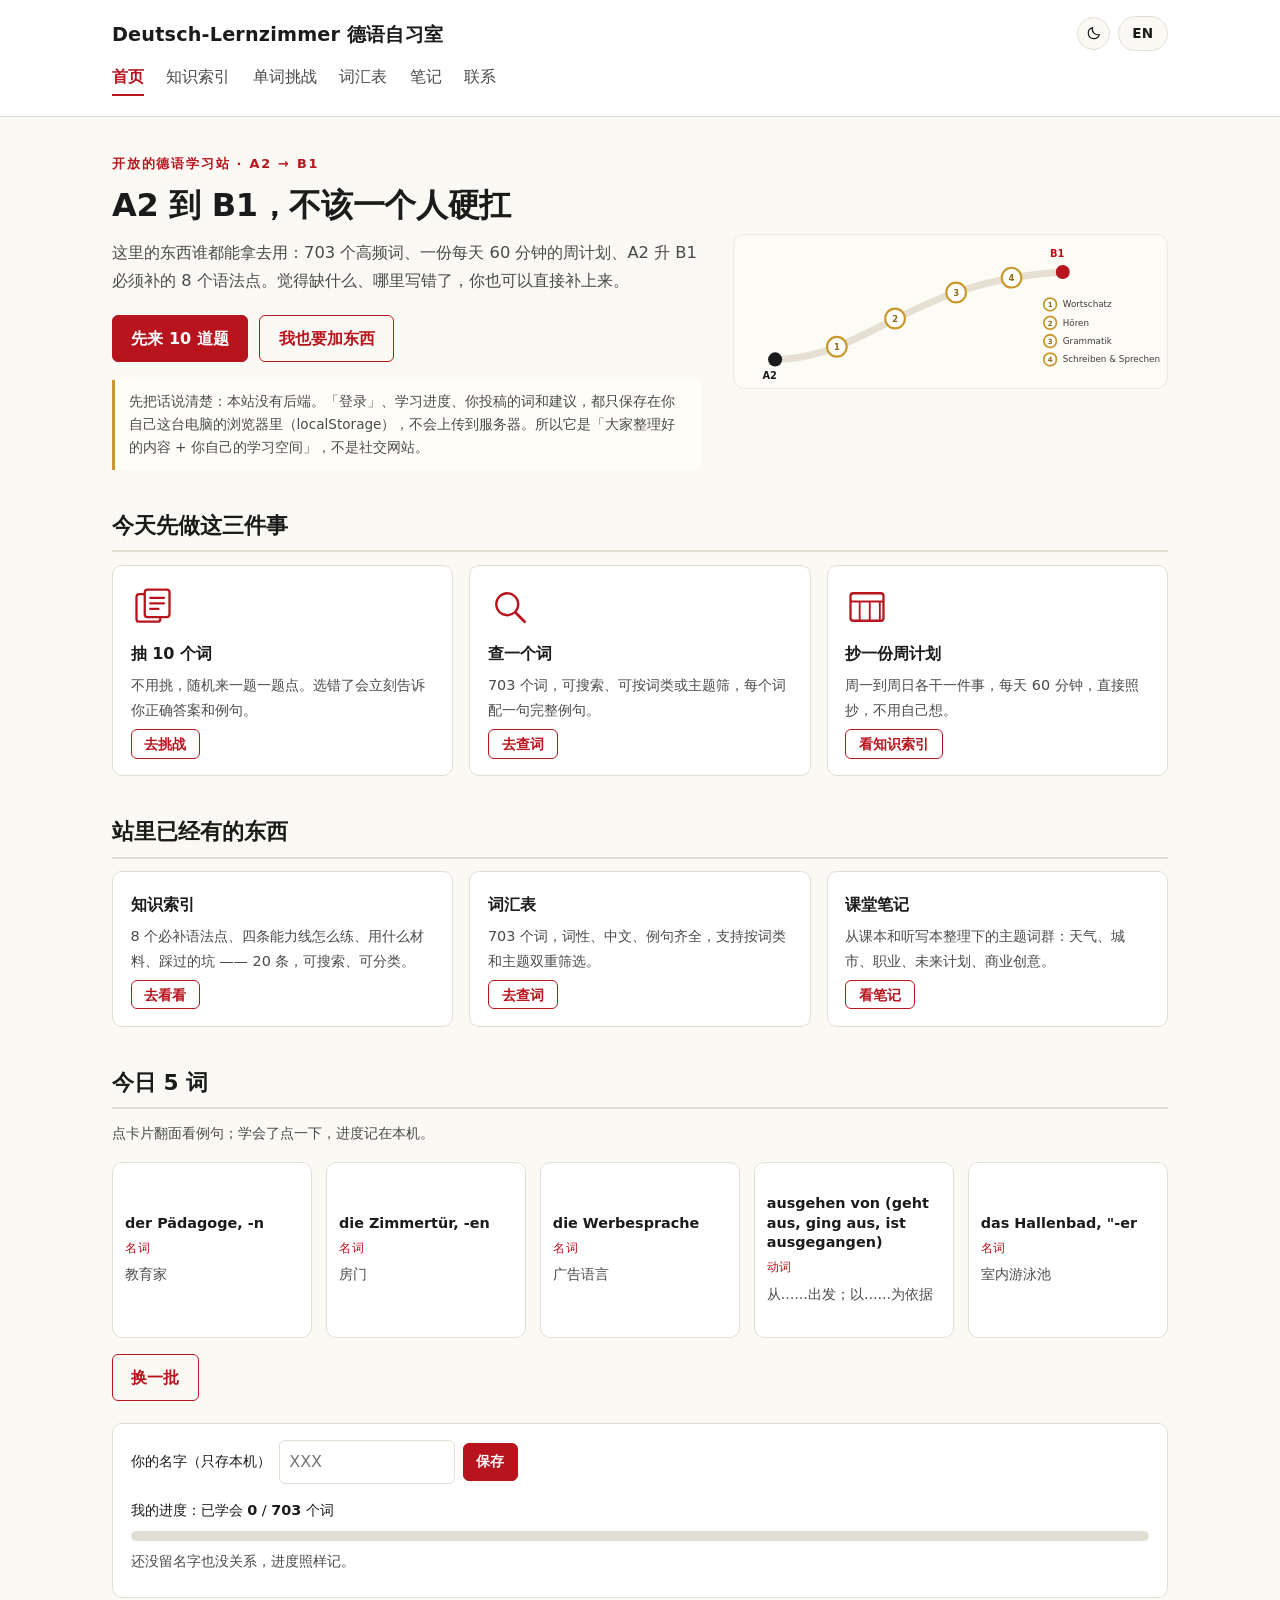
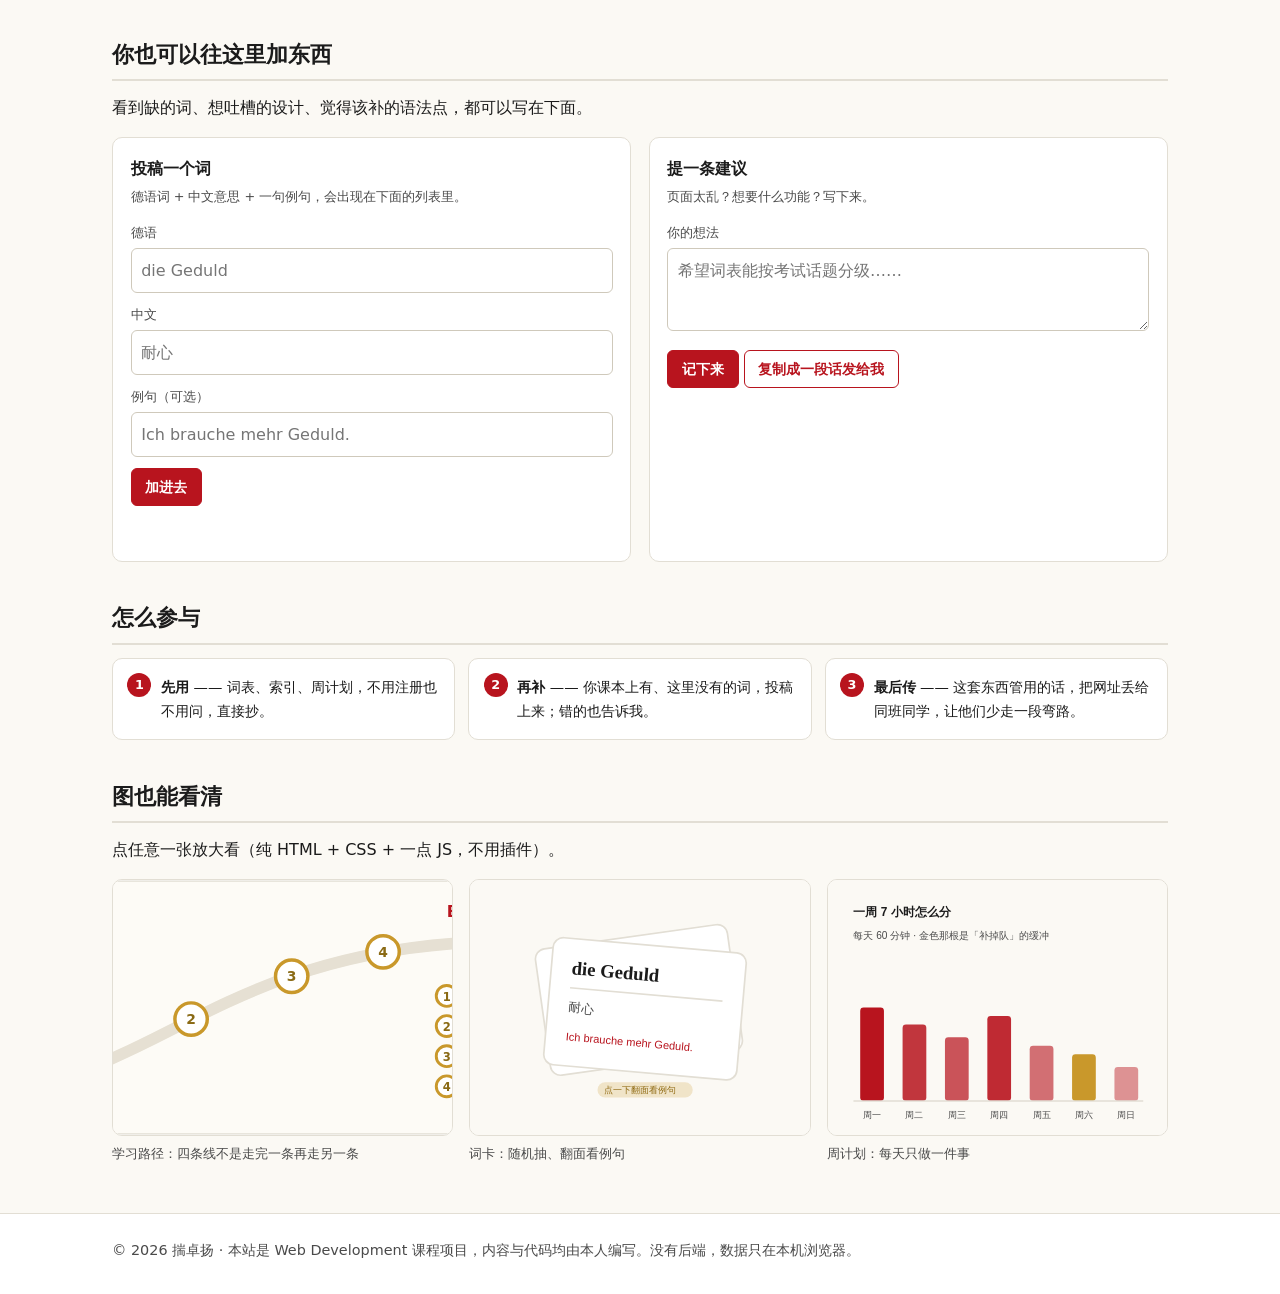
<file: index.html>
<!DOCTYPE html>
<html lang="zh-CN">
<head>
  <meta charset="utf-8">
  <meta name="viewport" content="width=device-width, initial-scale=1">
  <title data-i18n="page.index.title">德语自习室 Deutsch-Lernzimmer｜A2 → B1 开放学习站</title>
  <meta name="description" content="一个开放的德语 A2→B1 学习站：703 个高频词、可搜索的知识索引、单词挑战、课堂笔记。没有后端，进度存在你自己的浏览器里。">
  <link rel="icon" href="favicon.svg" type="image/svg+xml">
  <meta name="theme-color" content="#fbf9f4">

  <!-- Open Graph / Twitter：分享出去时的卡片 -->
  <meta property="og:type" content="website">
  <meta property="og:site_name" content="Deutsch-Lernzimmer 德语自习室">
  <meta property="og:title" content="A2 to B1 shouldn't be a solo climb · Deutsch-Lernzimmer">
  <meta property="og:description" content="An open German study site for A2–B1: 703 high-frequency words, a searchable knowledge index, a word challenge and class notes. No backend — progress stays in your browser.">
  <meta property="og:url" content="https://bazaozhuo.github.io/deutsch--zimmer/">
  <meta property="og:image" content="https://bazaozhuo.github.io/deutsch--zimmer/images/og/og-index.png">
  <meta property="og:image:width" content="1200">
  <meta property="og:image:height" content="630">
  <meta property="og:image:alt" content="Deutsch-Lernzimmer — a preview of this page">
  <meta property="og:locale" content="en_US">
  <meta property="og:locale:alternate" content="zh_CN">
  <meta name="twitter:card" content="summary_large_image">
  <meta name="twitter:title" content="A2 to B1 shouldn't be a solo climb · Deutsch-Lernzimmer">
  <meta name="twitter:description" content="An open German study site for A2–B1: 703 high-frequency words, a searchable knowledge index, a word challenge and class notes. No backend — progress stays in your browser.">
  <meta name="twitter:image" content="https://bazaozhuo.github.io/deutsch--zimmer/images/og/og-index.png">
  <!-- 先定主题再渲染，避免深色用户看到一瞬间的白闪 -->
  <script>
    (function () {
      try {
        var t = localStorage.getItem('theme');
        if (t === 'dark' || (t === null && window.matchMedia('(prefers-color-scheme: dark)').matches)) {
          document.documentElement.setAttribute('data-theme', 'dark');
        }
      } catch (e) {}
    })();
  </script>

  <link rel="stylesheet" href="css/style.css">
</head>
<body>

  <a class="skip-link" href="#main" data-i18n="skip.link">跳到主要内容</a>


  <header>
    <div class="header-top">
      <p class="site-title"><a href="index.html" data-i18n="site.title">Deutsch-Lernzimmer 德语自习室</a></p>
      <div class="header-controls">
        <button type="button" class="theme-toggle" id="theme-toggle"
                aria-pressed="false" aria-label="切换到深色模式">
          <svg class="theme-toggle__sun" viewBox="0 0 24 24" width="16" height="16" fill="none" aria-hidden="true">
            <circle cx="12" cy="12" r="4.2" stroke="currentColor" stroke-width="1.8"/>
            <path d="M12 2.8v2.1M12 19.1v2.1M2.8 12h2.1M19.1 12h2.1M5.3 5.3l1.5 1.5M17.2 17.2l1.5 1.5M18.7 5.3l-1.5 1.5M6.8 17.2l-1.5 1.5"
                  stroke="currentColor" stroke-width="1.8" stroke-linecap="round"/>
          </svg>
          <svg class="theme-toggle__moon" viewBox="0 0 24 24" width="16" height="16" fill="none" aria-hidden="true">
            <path d="M20 14.2A8.2 8.2 0 0 1 9.8 4a8.4 8.4 0 1 0 10.2 10.2Z"
                  stroke="currentColor" stroke-width="1.8" stroke-linejoin="round"/>
          </svg>
        </button>
        <button type="button" class="lang-toggle" id="lang-toggle"
                data-i18n="lang.button" data-i18n-aria-label="lang.aria">EN</button>
      </div>
    </div>
    <nav aria-label="主导航" data-i18n-aria-label="nav.main">
      <ul>
        <li><a href="index.html" aria-current="page" data-i18n="nav.home">首页</a></li>
        <li><a href="wissen.html" data-i18n="nav.index">知识索引</a></li>
        <li><a href="challenge.html" data-i18n="nav.challenge">单词挑战</a></li>
        <li><a href="vokabeln.html" data-i18n="nav.vocab">词汇表</a></li>
        <li><a href="notizen.html" data-i18n="nav.notes">笔记</a></li>
        <li><a href="kontakt.html" data-i18n="nav.contact">联系</a></li>
      </ul>
    </nav>
  </header>

  <main id="main">
    <section class="hero-grid" aria-labelledby="hero-h1">
      <div>
        <p class="kicker" data-i18n="index.kicker">开放的德语学习站 · A2 → B1</p>
        <h1 id="hero-h1" data-i18n="index.h1">A2 到 B1，不该一个人硬扛</h1>
        <p class="lead" data-i18n="index.lead">这里的东西谁都能拿去用：703 个高频词、一份每天 60 分钟的周计划、A2 升 B1 必须补的 8 个语法点。觉得缺什么、哪里写错了，你也可以直接补上来。</p>
        <p class="hero-cta">
          <a class="btn" href="challenge.html" data-i18n="index.cta.word">先来 10 道题</a>
          <a class="btn btn-ghost" href="#beitragen" data-i18n="index.cta.join">我也要加东西</a>
        </p>
        <p class="honest" data-i18n="index.honest">先把话说清楚：本站没有后端。「登录」、学习进度、你投稿的词和建议，都只保存在你自己这台电脑的浏览器里（localStorage），不会上传到服务器。所以它是「大家整理好的内容 + 你自己的学习空间」，不是社交网站。</p>
      </div>
      <figure class="hero-fig">
        <img src="images/lernpfad.svg" width="620" height="220"
             alt="一条从 A2 弯向 B1 的路径，上面四个编号里程碑依次是：词汇、听力、语法、写作与口语"
             data-i18n-alt="index.img.alt">
      </figure>
    </section>

    <section aria-labelledby="drei">
      <h2 id="drei" data-i18n="index.three.h2">今天先做这三件事</h2>
      <div class="cards-3">
        <div class="mini-card">
          <svg viewBox="0 0 48 48" aria-hidden="true" focusable="false"><rect x="6" y="10" width="26" height="30" rx="3" fill="none" stroke="#b8141e" stroke-width="2.5"/><rect x="15" y="5" width="27" height="30" rx="3" fill="#fff" stroke="#b8141e" stroke-width="2.5"/><path d="M21 14h15M21 20h15M21 26h9" stroke="#b8141e" stroke-width="2.5" stroke-linecap="round"/></svg>
          <h3 data-i18n="index.three.t1">抽 10 个词</h3>
          <p data-i18n="index.three.d1">不用挑，随机来一题一题点。选错了会立刻告诉你正确答案和例句。</p>
          <p><a class="btn btn-ghost" href="challenge.html" data-i18n="index.three.a1">去挑战</a></p>
        </div>
        <div class="mini-card">
          <svg viewBox="0 0 48 48" aria-hidden="true" focusable="false"><circle cx="21" cy="21" r="12" fill="none" stroke="#b8141e" stroke-width="2.5"/><path d="M30 30l10 10" stroke="#b8141e" stroke-width="3" stroke-linecap="round"/></svg>
          <h3 data-i18n="index.three.t2">查一个词</h3>
          <p data-i18n="index.three.d2">703 个词，可搜索、可按词类或主题筛，每个词配一句完整例句。</p>
          <p><a class="btn btn-ghost" href="vokabeln.html" data-i18n="index.three.a2">去查词</a></p>
        </div>
        <div class="mini-card">
          <svg viewBox="0 0 48 48" aria-hidden="true" focusable="false"><rect x="6" y="9" width="36" height="30" rx="3" fill="none" stroke="#b8141e" stroke-width="2.5"/><path d="M6 18h36M16 18v21M27 18v21M38 18v21" stroke="#b8141e" stroke-width="2"/></svg>
          <h3 data-i18n="index.three.t3">抄一份周计划</h3>
          <p data-i18n="index.three.d3">周一到周日各干一件事，每天 60 分钟，直接照抄，不用自己想。</p>
          <p><a class="btn btn-ghost" href="wissen.html" data-i18n="index.three.a3">看知识索引</a></p>
        </div>
      </div>
    </section>

    <section aria-labelledby="haben">
      <h2 id="haben" data-i18n="index.have.h2">站里已经有的东西</h2>
      <div class="cards-3">
        <div class="mini-card">
          <h3 data-i18n="index.have.t1">知识索引</h3>
          <p data-i18n="index.have.d1">8 个必补语法点、四条能力线怎么练、用什么材料、踩过的坑 —— 20 条，可搜索、可分类。</p>
          <p><a class="btn btn-ghost" href="wissen.html" data-i18n="index.have.a1">去看看</a></p>
        </div>
        <div class="mini-card">
          <h3 data-i18n="index.have.t2">词汇表</h3>
          <p data-i18n="index.have.d2">703 个词，词性、中文、例句齐全，支持按词类和主题双重筛选。</p>
          <p><a class="btn btn-ghost" href="vokabeln.html" data-i18n="index.have.a2">去查词</a></p>
        </div>
        <div class="mini-card">
          <h3 data-i18n="index.have.t3">课堂笔记</h3>
          <p data-i18n="index.have.d3">从课本和听写本整理下的主题词群：天气、城市、职业、未来计划、商业创意。</p>
          <p><a class="btn btn-ghost" href="notizen.html" data-i18n="index.have.a3">看笔记</a></p>
        </div>
      </div>
    </section>

    <section aria-labelledby="worte">
      <h2 id="worte" data-i18n="index.word.h2">今日 5 词</h2>
      <p class="hint" data-i18n="index.word.hint">点卡片翻面看例句；学会了点一下，进度记在本机。</p>
      <div class="word-grid" id="wordGrid"></div>
      <p><button type="button" class="btn btn-ghost" id="reroll" data-i18n="index.word.reroll">换一批</button></p>

      <div class="progress-wrap">
        <div class="user-row">
          <label for="nameInput" data-i18n="index.prog.label">你的名字（只存本机）</label>
          <input id="nameInput" type="text" maxlength="16" autocomplete="nickname" placeholder="XXX">
          <button type="button" class="btn" id="saveName" data-i18n="index.prog.save">保存</button>
        </div>
        <p><span data-i18n="index.prog.a">我的进度：已学会</span> <b id="mCount">0</b> / <b id="mTotal">0</b> <span data-i18n="index.prog.b">个词</span></p>
        <div class="bar"><i id="barFill"></i></div>
        <p class="small" id="loginHint" data-i18n="index.prog.hint">还没留名字也没关系，进度照样记。</p>
      </div>
    </section>

    <section id="beitragen" aria-labelledby="beitragen-h">
      <h2 id="beitragen-h" data-i18n="index.join.h2">你也可以往这里加东西</h2>
      <p data-i18n="index.join.lead">看到缺的词、想吐槽的设计、觉得该补的语法点，都可以写在下面。</p>
      <div class="two-col">
        <form class="panel" id="wordForm" novalidate>
          <h3 data-i18n="index.form.word.h3">投稿一个词</h3>
          <p class="sub" data-i18n="index.form.word.sub">德语词 + 中文意思 + 一句例句，会出现在下面的列表里。</p>
          <div class="field">
            <label for="wDe" data-i18n="index.form.de">德语</label>
            <input id="wDe" type="text" required placeholder="die Geduld">
          </div>
          <div class="field">
            <label for="wZh" data-i18n="index.form.zh">中文</label>
            <input id="wZh" type="text" required placeholder="耐心">
          </div>
          <div class="field">
            <label for="wEx" data-i18n="index.form.ex">例句（可选）</label>
            <input id="wEx" type="text" placeholder="Ich brauche mehr Geduld.">
          </div>
          <button type="submit" class="btn" data-i18n="index.form.submit">加进去</button>
          <p class="msg" id="wordMsg" role="status"></p>
          <ul class="item-list" id="myWordList"></ul>
        </form>

        <form class="panel" id="ideaForm" novalidate>
          <h3 data-i18n="index.form.idea.h3">提一条建议</h3>
          <p class="sub" data-i18n="index.form.idea.sub">页面太乱？想要什么功能？写下来。</p>
          <div class="field">
            <label for="ideaText" data-i18n="index.form.idea.label">你的想法</label>
            <textarea id="ideaText" required placeholder="希望词表能按考试话题分级……"></textarea>
          </div>
          <button type="submit" class="btn" data-i18n="index.form.save">记下来</button>
          <button type="button" class="btn btn-ghost" id="copyBtn" data-i18n="index.form.copy">复制成一段话发给我</button>
          <p class="msg" id="ideaMsg" role="status"></p>
          <ul class="item-list" id="myIdeaList"></ul>
        </form>
      </div>
    </section>

    <section aria-labelledby="mitmachen">
      <h2 id="mitmachen" data-i18n="index.step.h2">怎么参与</h2>
      <ol class="steps">
        <li><b data-i18n="index.step.1b">先用</b><span data-i18n="index.step.1r"> —— 词表、索引、周计划，不用注册也不用问，直接抄。</span></li>
        <li><b data-i18n="index.step.2b">再补</b><span data-i18n="index.step.2r"> —— 你课本上有、这里没有的词，投稿上来；错的也告诉我。</span></li>
        <li><b data-i18n="index.step.3b">最后传</b><span data-i18n="index.step.3r"> —— 这套东西管用的话，把网址丢给同班同学，让他们少走一段弯路。</span></li>
      </ol>
    </section>

    <section aria-labelledby="galerie">
      <h2 id="galerie" data-i18n="index.gal.h2">图也能看清</h2>
      <p data-i18n="index.gal.lead">点任意一张放大看（纯 HTML + CSS + 一点 JS，不用插件）。</p>
      <div class="gallery">
        <figure>
          <button type="button" class="shot" data-cap="四条线同时往前走：词汇、听力、语法、写作与口语">
            <img src="images/lernpfad.svg" width="620" height="220" alt="从 A2 到 B1 的学习路径示意图，四个里程碑"
                 data-i18n-alt="index.gal.alt1">
          </button>
          <figcaption data-i18n="index.gal.cap1">学习路径：四条线不是走完一条再走另一条</figcaption>
        </figure>
        <figure>
          <button type="button" class="shot" data-cap="词卡：正面德语，背面中文和例句">
            <img src="images/wortkarten.svg" width="400" height="300" alt="三张叠放的德语词卡，正面写 die Geduld"
                 data-i18n-alt="index.gal.alt2">
          </button>
          <figcaption data-i18n="index.gal.cap2">词卡：随机抽、翻面看例句</figcaption>
        </figure>
        <figure>
          <button type="button" class="shot" data-cap="一周七天，每天 60 分钟，周六留作补课缓冲">
            <img src="images/wochenplan.svg" width="400" height="300" alt="一周七天的时间分配柱状图，周六标为补课缓冲"
                 data-i18n-alt="index.gal.alt3">
          </button>
          <figcaption data-i18n="index.gal.cap3">周计划：每天只做一件事</figcaption>
        </figure>
      </div>
    </section>
  </main>

  <footer>
    <p data-i18n="footer.text">© 2026 揣卓扬 · 本站是 Web Development 课程项目，内容与代码均由本人编写。没有后端，数据只在本机浏览器。</p>
  </footer>

  <div class="lightbox" id="lightbox" role="dialog" aria-modal="true" aria-label="查看大图" data-i18n-aria-label="index.gal.aria">
    <button type="button" class="lightbox-close" id="lbClose" aria-label="关闭" data-i18n-aria-label="index.gal.close">×</button>
    <div>
      <div class="lightbox-stage" id="lbStage"></div>
      <p class="lightbox-cap" id="lbCap"></p>
    </div>
  </div>

  <script src="js/i18n.js"></script>
  <script src="js/theme.js"></script>
  <script src="js/vokabeln-data.js"></script>
  <script src="js/vokabeln-data-b1.js"></script>
  <script src="js/vokabeln-data-b1-2.js"></script>
  <script src="js/vokabeln-data-b1-3.js"></script>
  <script src="js/vokabeln-data-b1-4.js"></script>
  <script src="js/vokabeln-data-b1-5.js"></script>
  <script src="js/vokabeln-data-b1-6.js"></script>
  <script src="js/vokabeln-data-b1-7.js"></script>
  <script src="js/home.js"></script>
</body>
</html>
</file>
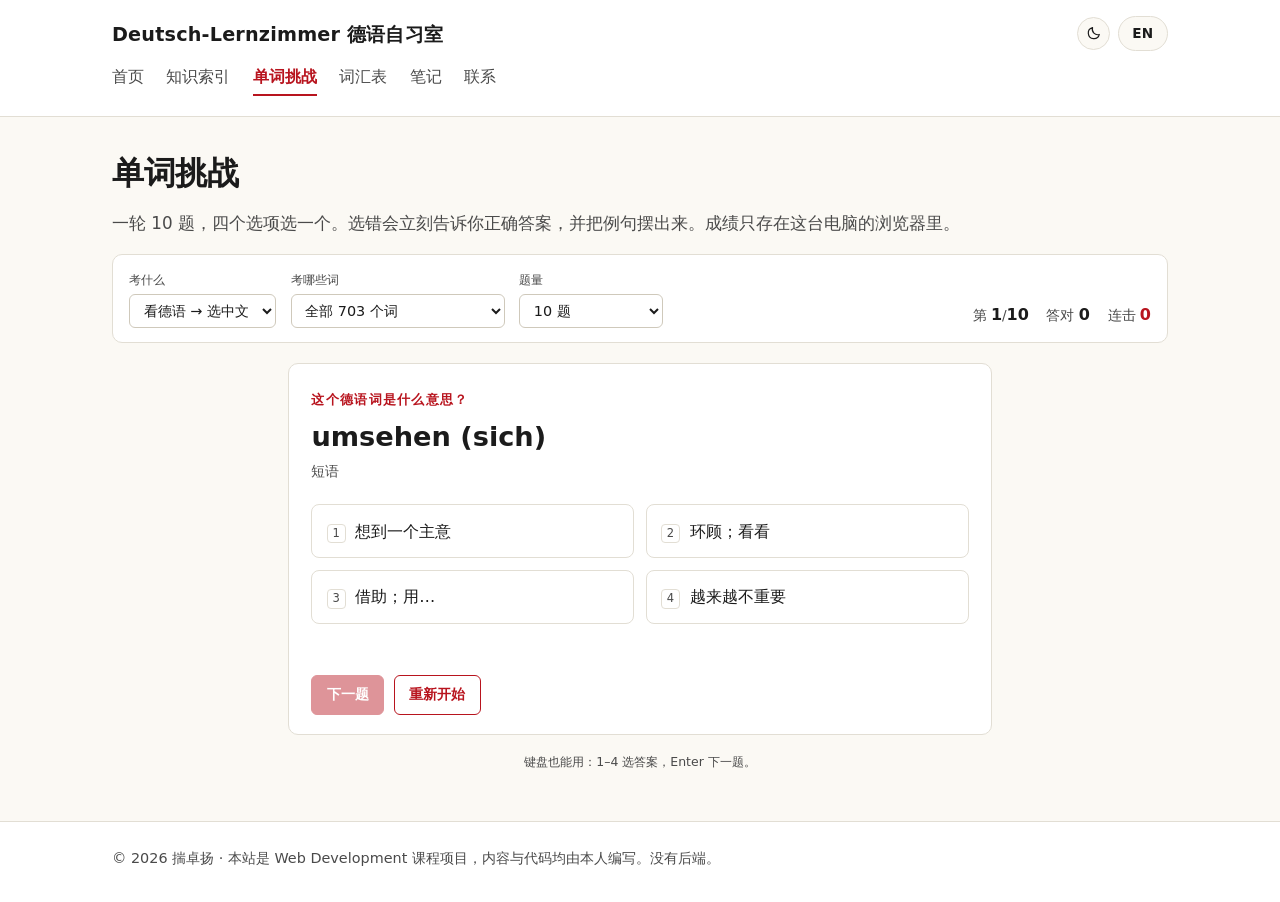
<file: challenge.html>
<!DOCTYPE html>
<html lang="zh-CN">
<head>
  <meta charset="utf-8">
  <meta name="viewport" content="width=device-width, initial-scale=1">
  <title data-i18n="page.challenge.title">单词挑战｜Deutsch-Lernzimmer 德语自习室</title>
  <meta name="description" content="德语词汇选择题：德语选中文、中文选德语，可选范围（全部 / B1 高频 / 课本与笔记）和题量，答完给成绩和错题回顾。">
  <link rel="icon" href="favicon.svg" type="image/svg+xml">
  <meta name="theme-color" content="#fbf9f4">

  <!-- Open Graph / Twitter：分享出去时的卡片 -->
  <meta property="og:type" content="website">
  <meta property="og:site_name" content="Deutsch-Lernzimmer 德语自习室">
  <meta property="og:title" content="Ten questions, and the answer explained · Deutsch-Lernzimmer">
  <meta property="og:description" content="A word challenge built from the same list: same-class distractors, both directions, the correct answer plus its example sentence when you miss one.">
  <meta property="og:url" content="https://bazaozhuo.github.io/deutsch--zimmer/challenge.html">
  <meta property="og:image" content="https://bazaozhuo.github.io/deutsch--zimmer/images/og/og-challenge.png">
  <meta property="og:image:width" content="1200">
  <meta property="og:image:height" content="630">
  <meta property="og:image:alt" content="Deutsch-Lernzimmer — a preview of this page">
  <meta property="og:locale" content="en_US">
  <meta property="og:locale:alternate" content="zh_CN">
  <meta name="twitter:card" content="summary_large_image">
  <meta name="twitter:title" content="Ten questions, and the answer explained · Deutsch-Lernzimmer">
  <meta name="twitter:description" content="A word challenge built from the same list: same-class distractors, both directions, the correct answer plus its example sentence when you miss one.">
  <meta name="twitter:image" content="https://bazaozhuo.github.io/deutsch--zimmer/images/og/og-challenge.png">
  <!-- 先定主题再渲染，避免深色用户看到一瞬间的白闪 -->
  <script>
    (function () {
      try {
        var t = localStorage.getItem('theme');
        if (t === 'dark' || (t === null && window.matchMedia('(prefers-color-scheme: dark)').matches)) {
          document.documentElement.setAttribute('data-theme', 'dark');
        }
      } catch (e) {}
    })();
  </script>

  <link rel="stylesheet" href="css/style.css">
</head>
<body>

  <a class="skip-link" href="#main" data-i18n="skip.link">跳到主要内容</a>


  <header>
    <div class="header-top">
      <p class="site-title"><a href="index.html" data-i18n="site.title">Deutsch-Lernzimmer 德语自习室</a></p>
      <div class="header-controls">
        <button type="button" class="theme-toggle" id="theme-toggle"
                aria-pressed="false" aria-label="切换到深色模式">
          <svg class="theme-toggle__sun" viewBox="0 0 24 24" width="16" height="16" fill="none" aria-hidden="true">
            <circle cx="12" cy="12" r="4.2" stroke="currentColor" stroke-width="1.8"/>
            <path d="M12 2.8v2.1M12 19.1v2.1M2.8 12h2.1M19.1 12h2.1M5.3 5.3l1.5 1.5M17.2 17.2l1.5 1.5M18.7 5.3l-1.5 1.5M6.8 17.2l-1.5 1.5"
                  stroke="currentColor" stroke-width="1.8" stroke-linecap="round"/>
          </svg>
          <svg class="theme-toggle__moon" viewBox="0 0 24 24" width="16" height="16" fill="none" aria-hidden="true">
            <path d="M20 14.2A8.2 8.2 0 0 1 9.8 4a8.4 8.4 0 1 0 10.2 10.2Z"
                  stroke="currentColor" stroke-width="1.8" stroke-linejoin="round"/>
          </svg>
        </button>
        <button type="button" class="lang-toggle" id="lang-toggle"
                data-i18n="lang.button" data-i18n-aria-label="lang.aria">EN</button>
      </div>
    </div>
    <nav aria-label="主导航" data-i18n-aria-label="nav.main">
      <ul>
        <li><a href="index.html" data-i18n="nav.home">首页</a></li>
        <li><a href="wissen.html" data-i18n="nav.index">知识索引</a></li>
        <li><a href="challenge.html" aria-current="page" data-i18n="nav.challenge">单词挑战</a></li>
        <li><a href="vokabeln.html" data-i18n="nav.vocab">词汇表</a></li>
        <li><a href="notizen.html" data-i18n="nav.notes">笔记</a></li>
        <li><a href="kontakt.html" data-i18n="nav.contact">联系</a></li>
      </ul>
    </nav>
  </header>

  <main id="main">
    <h1 data-i18n="challenge.h1">单词挑战</h1>
    <p class="quiz-intro" data-i18n="challenge.lead">一轮 10 题，四个选项选一个。选错会立刻告诉你正确答案，并把例句摆出来。成绩只存在这台电脑的浏览器里。</p>

    <div class="quiz-controls">
      <div>
        <label for="mode" data-i18n="challenge.mode.label">考什么</label>
        <select id="mode">
          <option value="de-zh" data-i18n="challenge.mode.deZh">看德语 → 选中文</option>
          <option value="zh-de" data-i18n="challenge.mode.zhDe">看中文 → 选德语</option>
        </select>
      </div>
      <div>
        <label for="scope" data-i18n="challenge.scope.label">考哪些词</label>
        <select id="scope">
          <option value="all" data-i18n="challenge.scope.all">全部 703 个词</option>
          <option value="b1" data-i18n="challenge.scope.b1">B1 词汇（596 个）</option>
          <option value="notiz" data-i18n="challenge.scope.notiz">只要课本与笔记（107 个）</option>
        </select>
      </div>
      <div>
        <label for="len" data-i18n="challenge.len.label">题量</label>
        <select id="len">
          <option value="10" data-i18n="challenge.len.ten">10 题</option>
          <option value="20" data-i18n="challenge.len.twenty">20 题</option>
        </select>
      </div>
      <p class="stats">
        <span><span data-i18n="challenge.stat.qno">第</span> <b id="qNo">1</b>/<b id="qTot">10</b></span>
        <span><span data-i18n="challenge.stat.ok">答对</span> <b id="okCount">0</b></span>
        <span class="streak"><span data-i18n="challenge.stat.streak">连击</span> <b id="streak">0</b></span>
      </p>
    </div>

    <section class="quiz-card" id="quizCard" aria-live="polite">
      <p class="q-label" id="qLabel">这个德语词是什么意思？</p>
      <p class="q-word" id="qWord">—</p>
      <p class="q-sub" id="qSub"></p>
      <div class="options" id="options"></div>
      <p class="feedback" id="feedback" role="status"></p>
      <p class="q-actions">
        <button type="button" class="btn" id="nextBtn" disabled>下一题</button>
        <button type="button" class="btn btn-ghost" id="restartBtn" data-i18n="challenge.btn.restart">重新开始</button>
      </p>
    </section>

    <section class="result" id="result" hidden>
      <h2 id="resTitle">这轮结束了</h2>
      <p class="score"><span id="resScore">0</span><small> / <span id="resTotal">10</span></small></p>
      <p class="meta" id="resMeta"></p>
      <p class="q-actions">
        <button type="button" class="btn" id="againBtn" data-i18n="challenge.btn.again">再来一轮</button>
        <button type="button" class="btn btn-ghost" id="backBtn" data-i18n="challenge.btn.back">回到题目</button>
      </p>
      <h3 class="wrong-head" id="wrongHead">错题回顾</h3>
      <ul class="wrong-list" id="wrongList"></ul>
    </section>

    <p class="quiz-hint" data-i18n="challenge.hint">键盘也能用：1–4 选答案，Enter 下一题。</p>
  </main>

  <footer>
    <p data-i18n="footer.text">© 2026 揣卓扬 · 本站是 Web Development 课程项目，内容与代码均由本人编写。没有后端。</p>
  </footer>

  <script src="js/i18n.js"></script>
  <script src="js/theme.js"></script>
  <script src="js/vokabeln-data.js"></script>
  <script src="js/vokabeln-data-b1.js"></script>
  <script src="js/vokabeln-data-b1-2.js"></script>
  <script src="js/vokabeln-data-b1-3.js"></script>
  <script src="js/vokabeln-data-b1-4.js"></script>
  <script src="js/vokabeln-data-b1-5.js"></script>
  <script src="js/vokabeln-data-b1-6.js"></script>
  <script src="js/vokabeln-data-b1-7.js"></script>
  <script src="js/challenge.js"></script>
</body>
</html>
</file>
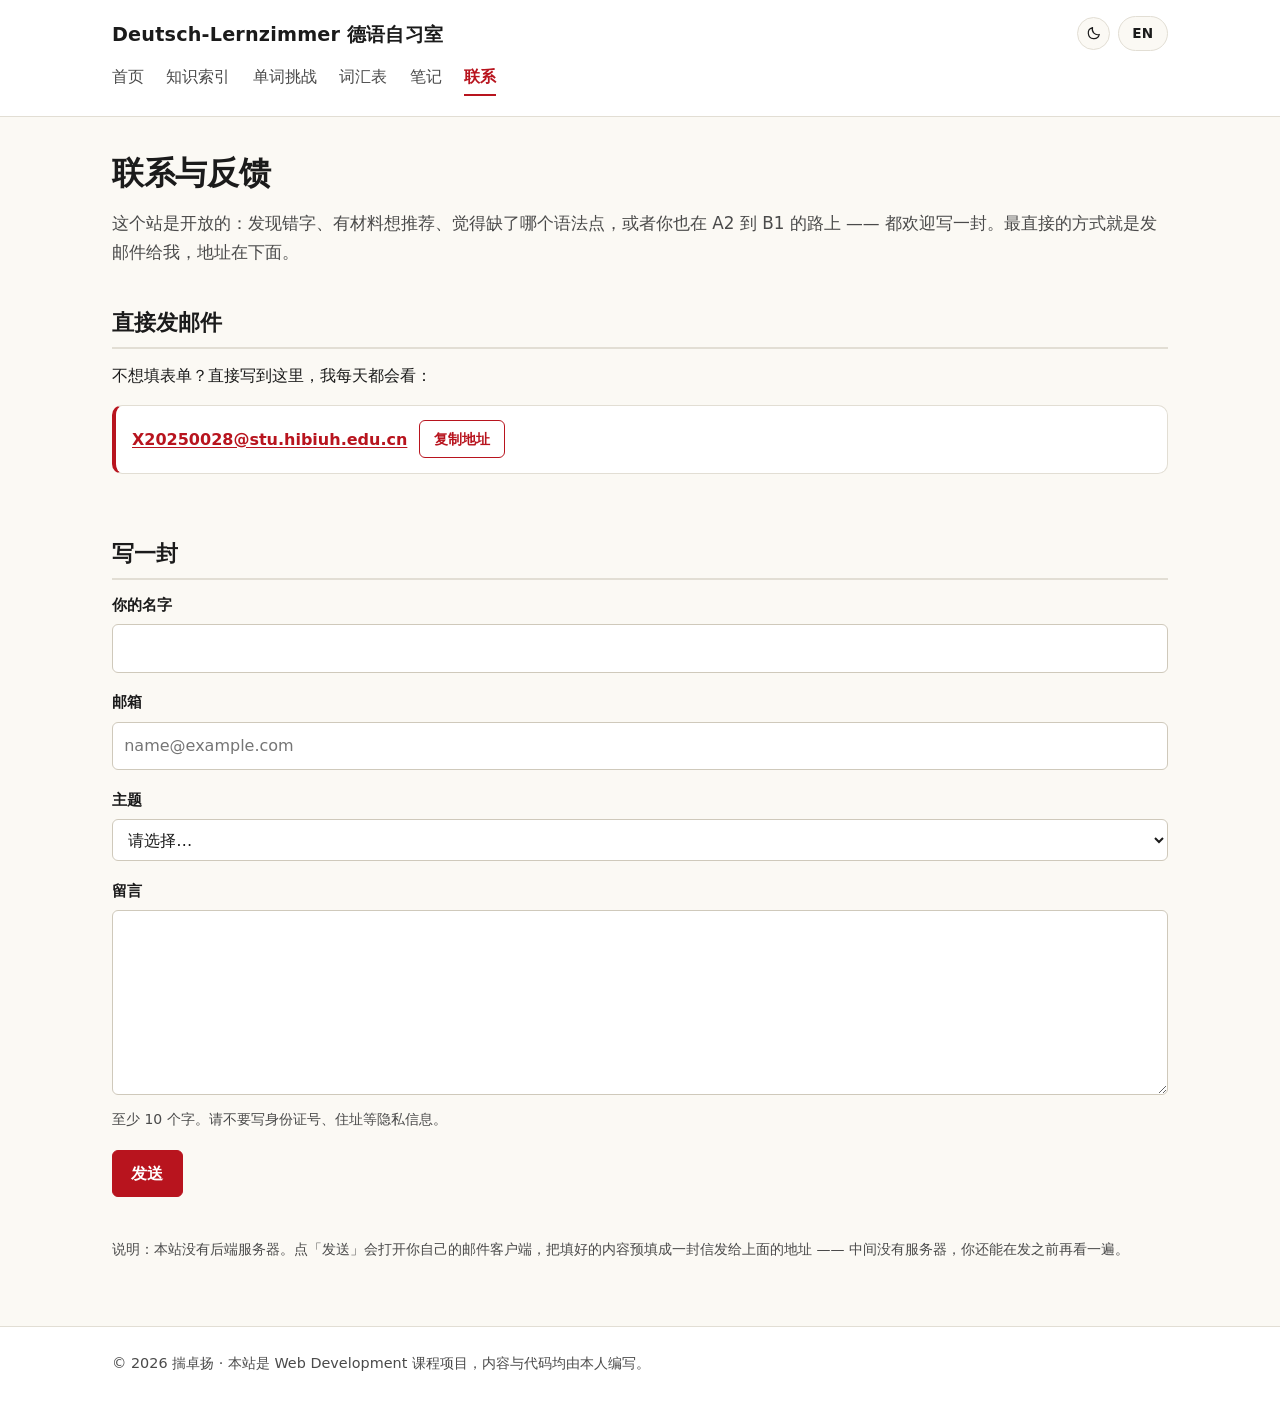
<file: kontakt.html>
<!DOCTYPE html>
<html lang="zh-CN">
<head>
  <meta charset="utf-8">
  <meta name="viewport" content="width=device-width, initial-scale=1">
  <title data-i18n="page.contact.title">联系｜Deutsch-Lernzimmer 德语自习室</title>
  <meta name="description" content="给站长留言：词表纠错、材料建议，或者你也在从 A2 走到 B1 的路上。">
  <link rel="icon" href="favicon.svg" type="image/svg+xml">
  <meta name="theme-color" content="#fbf9f4">

  <!-- Open Graph / Twitter：分享出去时的卡片 -->
  <meta property="og:type" content="website">
  <meta property="og:site_name" content="Deutsch-Lernzimmer 德语自习室">
  <meta property="og:title" content="Missing something? Tell me. · Deutsch-Lernzimmer">
  <meta property="og:description" content="Email, one-click copy, or submit a word of your own — this site is meant to be open.">
  <meta property="og:url" content="https://bazaozhuo.github.io/deutsch--zimmer/kontakt.html">
  <meta property="og:image" content="https://bazaozhuo.github.io/deutsch--zimmer/images/og/og-kontakt.png">
  <meta property="og:image:width" content="1200">
  <meta property="og:image:height" content="630">
  <meta property="og:image:alt" content="Deutsch-Lernzimmer — a preview of this page">
  <meta property="og:locale" content="en_US">
  <meta property="og:locale:alternate" content="zh_CN">
  <meta name="twitter:card" content="summary_large_image">
  <meta name="twitter:title" content="Missing something? Tell me. · Deutsch-Lernzimmer">
  <meta name="twitter:description" content="Email, one-click copy, or submit a word of your own — this site is meant to be open.">
  <meta name="twitter:image" content="https://bazaozhuo.github.io/deutsch--zimmer/images/og/og-kontakt.png">
  <!-- 先定主题再渲染，避免深色用户看到一瞬间的白闪 -->
  <script>
    (function () {
      try {
        var t = localStorage.getItem('theme');
        if (t === 'dark' || (t === null && window.matchMedia('(prefers-color-scheme: dark)').matches)) {
          document.documentElement.setAttribute('data-theme', 'dark');
        }
      } catch (e) {}
    })();
  </script>

  <link rel="stylesheet" href="css/style.css">
</head>
<body>

  <a class="skip-link" href="#main" data-i18n="skip.link">跳到主要内容</a>


  <header>
    <div class="header-top">
      <p class="site-title"><a href="index.html" data-i18n="site.title">Deutsch-Lernzimmer 德语自习室</a></p>
      <div class="header-controls">
        <button type="button" class="theme-toggle" id="theme-toggle"
                aria-pressed="false" aria-label="切换到深色模式">
          <svg class="theme-toggle__sun" viewBox="0 0 24 24" width="16" height="16" fill="none" aria-hidden="true">
            <circle cx="12" cy="12" r="4.2" stroke="currentColor" stroke-width="1.8"/>
            <path d="M12 2.8v2.1M12 19.1v2.1M2.8 12h2.1M19.1 12h2.1M5.3 5.3l1.5 1.5M17.2 17.2l1.5 1.5M18.7 5.3l-1.5 1.5M6.8 17.2l-1.5 1.5"
                  stroke="currentColor" stroke-width="1.8" stroke-linecap="round"/>
          </svg>
          <svg class="theme-toggle__moon" viewBox="0 0 24 24" width="16" height="16" fill="none" aria-hidden="true">
            <path d="M20 14.2A8.2 8.2 0 0 1 9.8 4a8.4 8.4 0 1 0 10.2 10.2Z"
                  stroke="currentColor" stroke-width="1.8" stroke-linejoin="round"/>
          </svg>
        </button>
        <button type="button" class="lang-toggle" id="lang-toggle"
                data-i18n="lang.button" data-i18n-aria-label="lang.aria">EN</button>
      </div>
    </div>
    <nav aria-label="主导航" data-i18n-aria-label="nav.main">
      <ul>
        <li><a href="index.html" data-i18n="nav.home">首页</a></li>
        <li><a href="wissen.html" data-i18n="nav.index">知识索引</a></li>
        <li><a href="challenge.html" data-i18n="nav.challenge">单词挑战</a></li>
        <li><a href="vokabeln.html" data-i18n="nav.vocab">词汇表</a></li>
        <li><a href="notizen.html" data-i18n="nav.notes">笔记</a></li>
        <li><a href="kontakt.html" aria-current="page" data-i18n="nav.contact">联系</a></li>
      </ul>
    </nav>
  </header>

  <main id="main">
    <h1 data-i18n="contact.h1">联系与反馈</h1>
    <p data-i18n="contact.lead">这个站是开放的：发现错字、有材料想推荐、觉得缺了哪个语法点，或者你也在 A2 到 B1 的路上 —— 都欢迎写一封。最直接的方式就是发邮件给我，地址在下面。</p>


    <section aria-labelledby="mail-h">
      <h2 id="mail-h" data-i18n="contact.mail.h2">直接发邮件</h2>
      <p data-i18n="contact.mail.p">不想填表单？直接写到这里，我每天都会看：</p>
      <p class="mail-box">
        <a class="mail-link" href="mailto:X20250028@stu.hibiuh.edu.cn">X20250028@stu.hibiuh.edu.cn</a>
        <button type="button" class="btn btn-ghost" id="copy-mail" data-i18n="contact.mail.copy">复制地址</button>
      </p>
      <p class="msg" id="mail-msg" role="status"></p>
    </section>

    <section aria-labelledby="form-h">
      <h2 id="form-h" data-i18n="contact.form.h2">写一封</h2>
      <form id="kontakt-form">
        <p class="field">
          <label for="name" data-i18n="contact.name">你的名字</label>
          <input type="text" id="name" name="name" required autocomplete="name">
        </p>

        <p class="field">
          <label for="email" data-i18n="contact.email">邮箱</label>
          <input type="email" id="email" name="email" required autocomplete="email" placeholder="name@example.com">
        </p>

        <p class="field">
          <label for="thema" data-i18n="contact.subject">主题</label>
          <select id="thema" name="thema" required>
            <option value="" data-i18n="contact.opt0">请选择…</option>
            <option data-i18n="contact.opt1">词表里有错误</option>
            <option data-i18n="contact.opt2">学习方法/材料建议</option>
            <option data-i18n="contact.opt3">网站本身的问题</option>
            <option data-i18n="contact.opt4">其他</option>
          </select>
        </p>

        <p class="field">
          <label for="nachricht" data-i18n="contact.message">留言</label>
          <textarea id="nachricht" name="nachricht" rows="6" required minlength="10"
                    aria-describedby="nachricht-hinweis"></textarea>
          <span class="hint" id="nachricht-hinweis" data-i18n="contact.message.hint">至少 10 个字。请不要写身份证号、住址等隐私信息。</span>
        </p>

        <button type="submit" class="btn" data-i18n="contact.submit">发送</button>
      </form>

      <p id="form-status" role="status" aria-live="polite"></p>

      <p class="hint" data-i18n="contact.note">说明：本站没有后端服务器。点「发送」会打开你自己的邮件客户端，把填好的内容预填成一封信发给上面的地址 —— 中间没有服务器，你还能在发之前再看一遍。</p>
    </section>
  </main>

  <footer>
    <p data-i18n="footer.text">© 2026 揣卓扬 · 本站是 Web Development 课程项目，内容与代码均由本人编写。</p>
  </footer>

  <script src="js/i18n.js"></script>
  <script src="js/theme.js"></script>
  <script src="js/kontakt.js"></script>
</body>
</html>
</file>
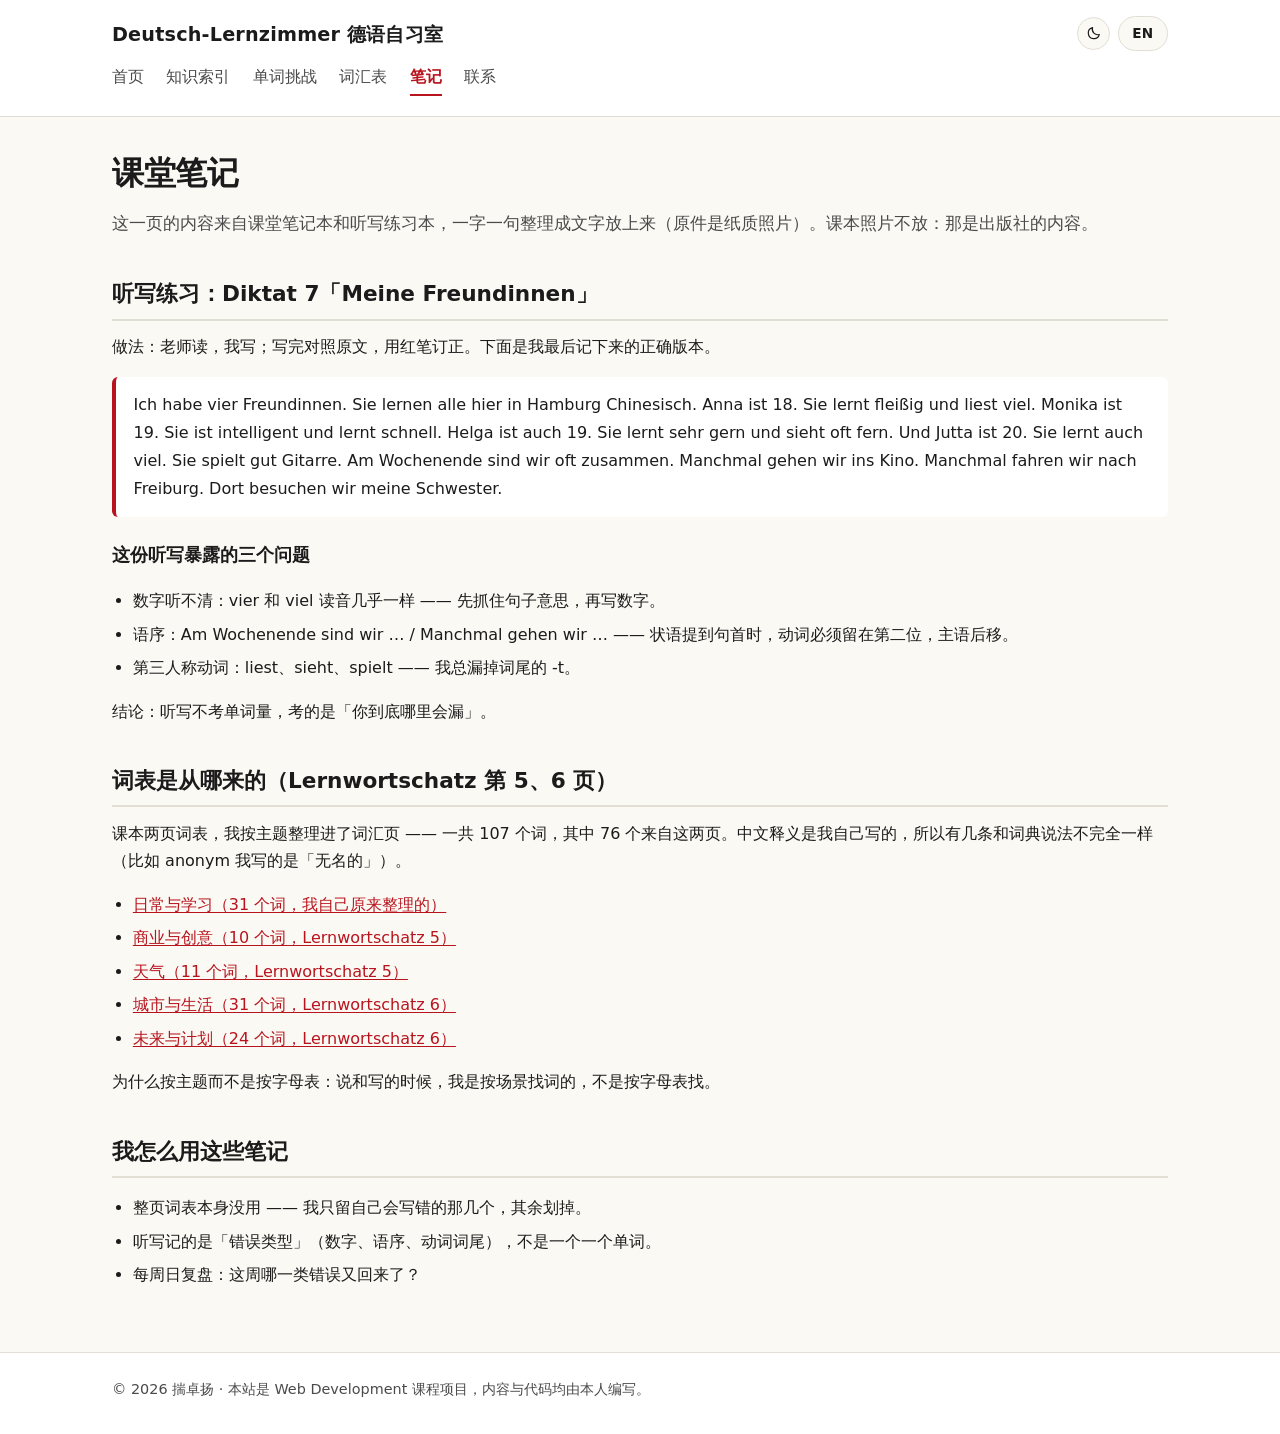
<file: notizen.html>
<!DOCTYPE html>
<html lang="zh-CN">
<head>
  <meta charset="utf-8">
  <meta name="viewport" content="width=device-width, initial-scale=1">
  <title data-i18n="page.notes.title">课堂笔记｜Deutsch-Lernzimmer 德语自习室</title>
  <meta name="description" content="我自己的德语笔记本：听写练习 Diktat 7 的原文与订正、课本词表整理方法。">
  <link rel="icon" href="favicon.svg" type="image/svg+xml">
  <meta name="theme-color" content="#fbf9f4">

  <!-- Open Graph / Twitter：分享出去时的卡片 -->
  <meta property="og:type" content="website">
  <meta property="og:site_name" content="Deutsch-Lernzimmer 德语自习室">
  <meta property="og:title" content="Class notes, written out line by line · Deutsch-Lernzimmer">
  <meta property="og:description" content="Dictation corrections, topic word groups and grammar points from my own class notebook, typed out rather than photographed.">
  <meta property="og:url" content="https://bazaozhuo.github.io/deutsch--zimmer/notizen.html">
  <meta property="og:image" content="https://bazaozhuo.github.io/deutsch--zimmer/images/og/og-notizen.png">
  <meta property="og:image:width" content="1200">
  <meta property="og:image:height" content="630">
  <meta property="og:image:alt" content="Deutsch-Lernzimmer — a preview of this page">
  <meta property="og:locale" content="en_US">
  <meta property="og:locale:alternate" content="zh_CN">
  <meta name="twitter:card" content="summary_large_image">
  <meta name="twitter:title" content="Class notes, written out line by line · Deutsch-Lernzimmer">
  <meta name="twitter:description" content="Dictation corrections, topic word groups and grammar points from my own class notebook, typed out rather than photographed.">
  <meta name="twitter:image" content="https://bazaozhuo.github.io/deutsch--zimmer/images/og/og-notizen.png">
  <!-- 先定主题再渲染，避免深色用户看到一瞬间的白闪 -->
  <script>
    (function () {
      try {
        var t = localStorage.getItem('theme');
        if (t === 'dark' || (t === null && window.matchMedia('(prefers-color-scheme: dark)').matches)) {
          document.documentElement.setAttribute('data-theme', 'dark');
        }
      } catch (e) {}
    })();
  </script>

  <link rel="stylesheet" href="css/style.css">
</head>
<body>

  <a class="skip-link" href="#main" data-i18n="skip.link">跳到主要内容</a>


  <header>
    <div class="header-top">
      <p class="site-title"><a href="index.html" data-i18n="site.title">Deutsch-Lernzimmer 德语自习室</a></p>
      <div class="header-controls">
        <button type="button" class="theme-toggle" id="theme-toggle"
                aria-pressed="false" aria-label="切换到深色模式">
          <svg class="theme-toggle__sun" viewBox="0 0 24 24" width="16" height="16" fill="none" aria-hidden="true">
            <circle cx="12" cy="12" r="4.2" stroke="currentColor" stroke-width="1.8"/>
            <path d="M12 2.8v2.1M12 19.1v2.1M2.8 12h2.1M19.1 12h2.1M5.3 5.3l1.5 1.5M17.2 17.2l1.5 1.5M18.7 5.3l-1.5 1.5M6.8 17.2l-1.5 1.5"
                  stroke="currentColor" stroke-width="1.8" stroke-linecap="round"/>
          </svg>
          <svg class="theme-toggle__moon" viewBox="0 0 24 24" width="16" height="16" fill="none" aria-hidden="true">
            <path d="M20 14.2A8.2 8.2 0 0 1 9.8 4a8.4 8.4 0 1 0 10.2 10.2Z"
                  stroke="currentColor" stroke-width="1.8" stroke-linejoin="round"/>
          </svg>
        </button>
        <button type="button" class="lang-toggle" id="lang-toggle"
                data-i18n="lang.button" data-i18n-aria-label="lang.aria">EN</button>
      </div>
    </div>
    <nav aria-label="主导航" data-i18n-aria-label="nav.main">
      <ul>
        <li><a href="index.html" data-i18n="nav.home">首页</a></li>
        <li><a href="wissen.html" data-i18n="nav.index">知识索引</a></li>
        <li><a href="challenge.html" data-i18n="nav.challenge">单词挑战</a></li>
        <li><a href="vokabeln.html" data-i18n="nav.vocab">词汇表</a></li>
        <li><a href="notizen.html" aria-current="page" data-i18n="nav.notes">笔记</a></li>
        <li><a href="kontakt.html" data-i18n="nav.contact">联系</a></li>
      </ul>
    </nav>
  </header>

  <main id="main">
    <h1 data-i18n="notes.h1">课堂笔记</h1>
    <p data-i18n="notes.lead">这一页的内容来自课堂笔记本和听写练习本，一字一句整理成文字放上来（原件是纸质照片）。课本照片不放：那是出版社的内容。</p>

    <section aria-labelledby="diktat">
      <h2 id="diktat" data-i18n="notes.diktat.h2">听写练习：Diktat 7「Meine Freundinnen」</h2>
      <p data-i18n="notes.diktat.p">做法：老师读，我写；写完对照原文，用红笔订正。下面是我最后记下来的正确版本。</p>
      <blockquote lang="de">
        <p>Ich habe vier Freundinnen. Sie lernen alle hier in Hamburg Chinesisch. Anna ist 18. Sie lernt fleißig und liest viel. Monika ist 19. Sie ist intelligent und lernt schnell. Helga ist auch 19. Sie lernt sehr gern und sieht oft fern. Und Jutta ist 20. Sie lernt auch viel. Sie spielt gut Gitarre. Am Wochenende sind wir oft zusammen. Manchmal gehen wir ins Kino. Manchmal fahren wir nach Freiburg. Dort besuchen wir meine Schwester.</p>
      </blockquote>

      <h3 data-i18n="notes.diktat.h3">这份听写暴露的三个问题</h3>
      <ul>
        <li data-i18n="notes.diktat.li1">数字听不清：vier 和 viel 读音几乎一样 —— 先抓住句子意思，再写数字。</li>
        <li data-i18n="notes.diktat.li2">语序：Am Wochenende sind wir … / Manchmal gehen wir … —— 状语提到句首时，动词必须留在第二位，主语后移。</li>
        <li data-i18n="notes.diktat.li3">第三人称动词：liest、sieht、spielt —— 我总漏掉词尾的 -t。</li>
      </ul>
      <p data-i18n="notes.diktat.p2">结论：听写不考单词量，考的是「你到底哪里会漏」。</p>
    </section>

    <section aria-labelledby="quelle">
      <h2 id="quelle" data-i18n="notes.quelle.h2">词表是从哪来的（Lernwortschatz 第 5、6 页）</h2>
      <p data-i18n="notes.quelle.p">课本两页词表，我按主题整理进了词汇页 —— 一共 107 个词，其中 76 个来自这两页。中文释义是我自己写的，所以有几条和词典说法不完全一样（比如 anonym 我写的是「无名的」）。</p>
      <ul>
        <li><a href="vokabeln.html?thema=alltag"><span data-i18n="notes.quelle.li1">日常与学习（31 个词，我自己原来整理的）</span></a></li>
        <li><a href="vokabeln.html?thema=business"><span data-i18n="notes.quelle.li2">商业与创意（10 个词，Lernwortschatz 5）</span></a></li>
        <li><a href="vokabeln.html?thema=wetter"><span data-i18n="notes.quelle.li3">天气（11 个词，Lernwortschatz 5）</span></a></li>
        <li><a href="vokabeln.html?thema=stadt"><span data-i18n="notes.quelle.li4">城市与生活（31 个词，Lernwortschatz 6）</span></a></li>
        <li><a href="vokabeln.html?thema=zukunft"><span data-i18n="notes.quelle.li5">未来与计划（24 个词，Lernwortschatz 6）</span></a></li>
      </ul>
      <p data-i18n="notes.quelle.p2">为什么按主题而不是按字母表：说和写的时候，我是按场景找词的，不是按字母表找。</p>
    </section>

    <section aria-labelledby="nutzung">
      <h2 id="nutzung" data-i18n="notes.nutzung.h2">我怎么用这些笔记</h2>
      <ul>
        <li data-i18n="notes.nutzung.li1">整页词表本身没用 —— 我只留自己会写错的那几个，其余划掉。</li>
        <li data-i18n="notes.nutzung.li2">听写记的是「错误类型」（数字、语序、动词词尾），不是一个一个单词。</li>
        <li data-i18n="notes.nutzung.li3">每周日复盘：这周哪一类错误又回来了？</li>
      </ul>
    </section>
  </main>

  <footer>
    <p data-i18n="footer.text">© 2026 揣卓扬 · 本站是 Web Development 课程项目，内容与代码均由本人编写。</p>
  </footer>

  <script src="js/i18n.js"></script>
  <script src="js/theme.js"></script>
</body>
</html>
</file>
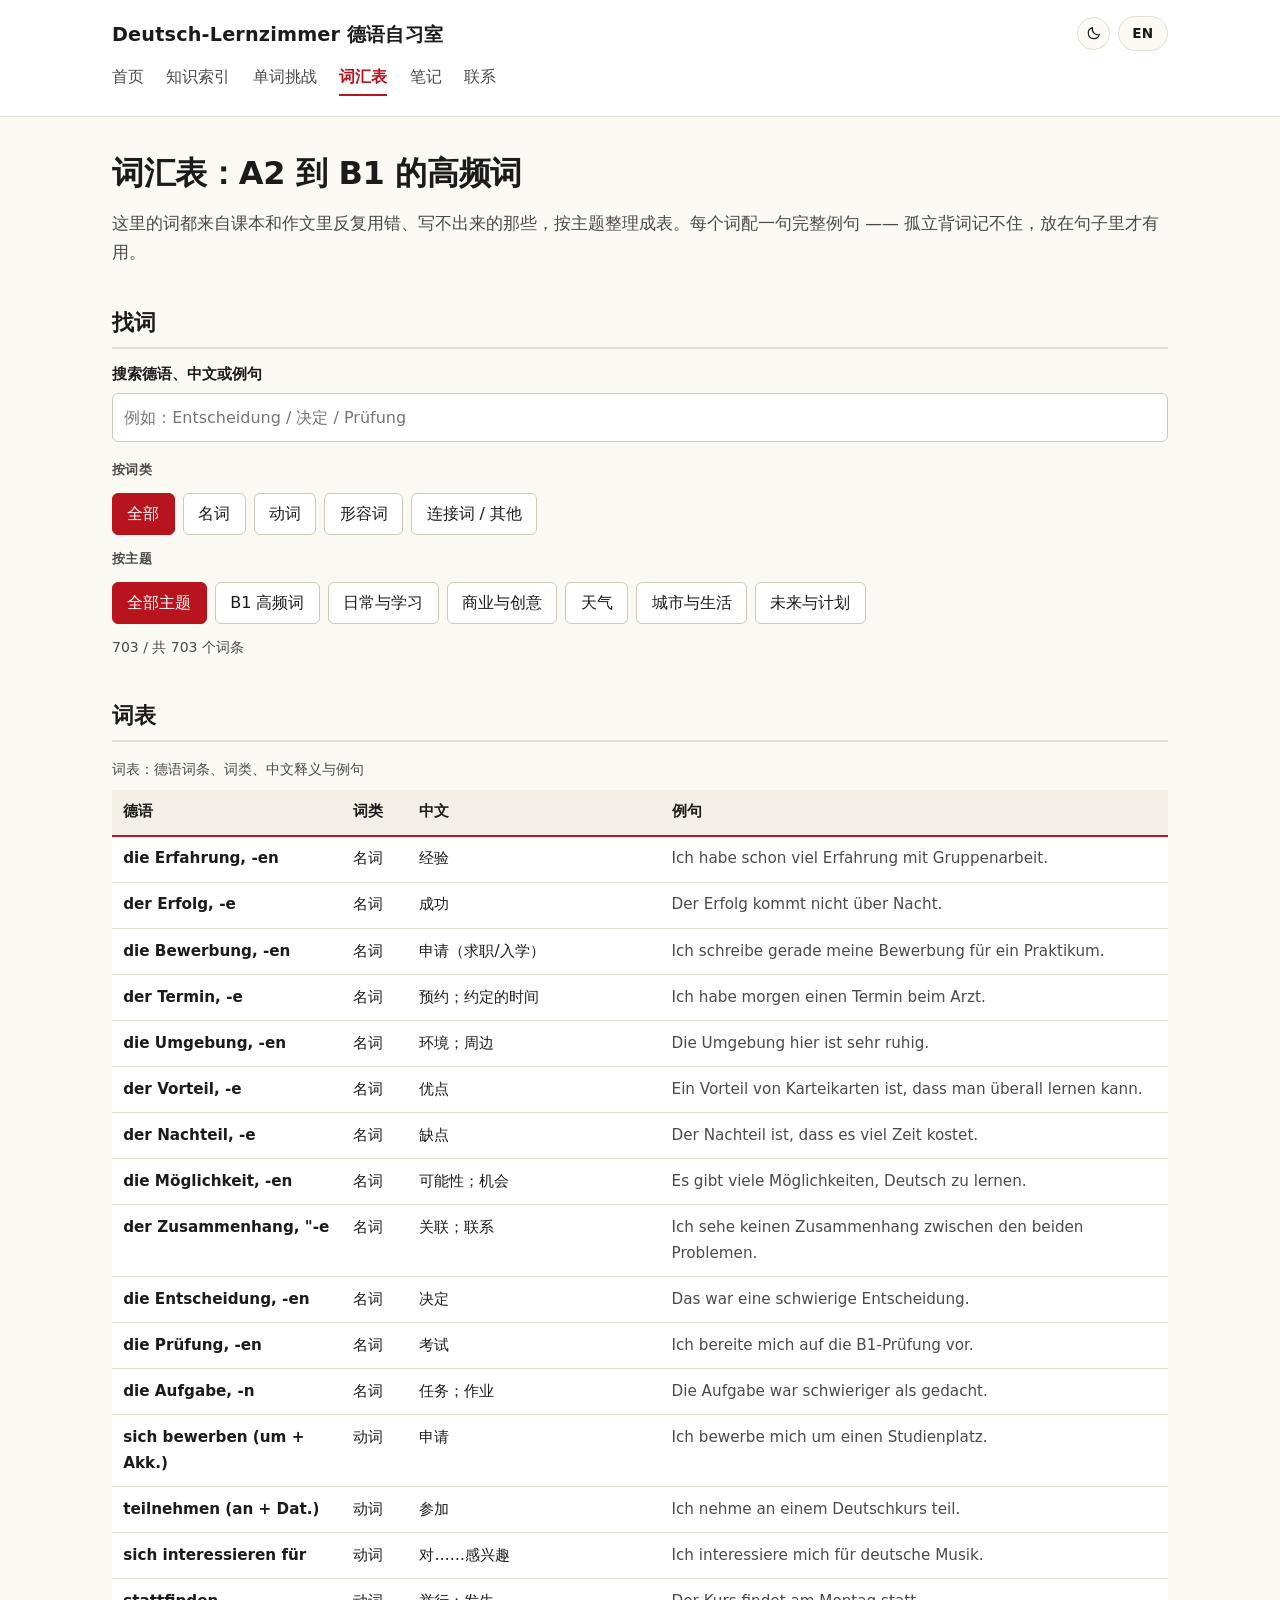
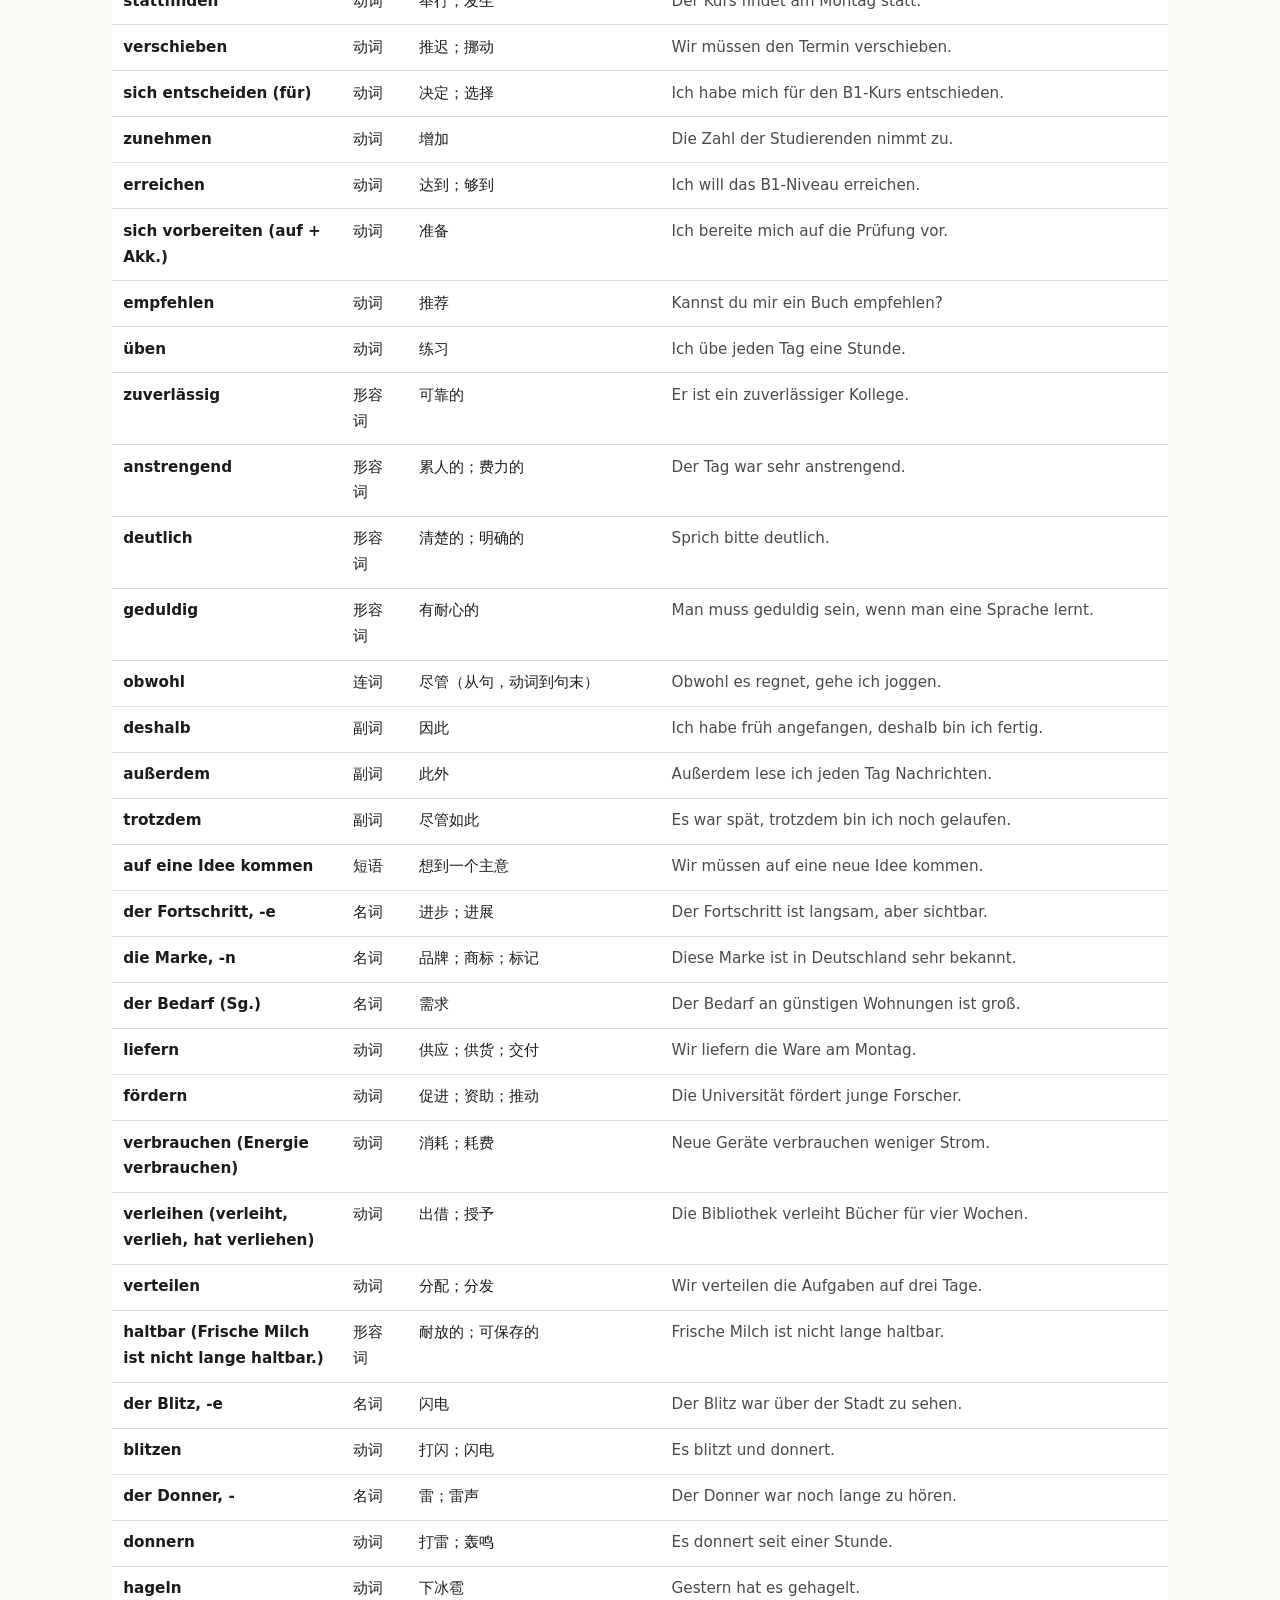
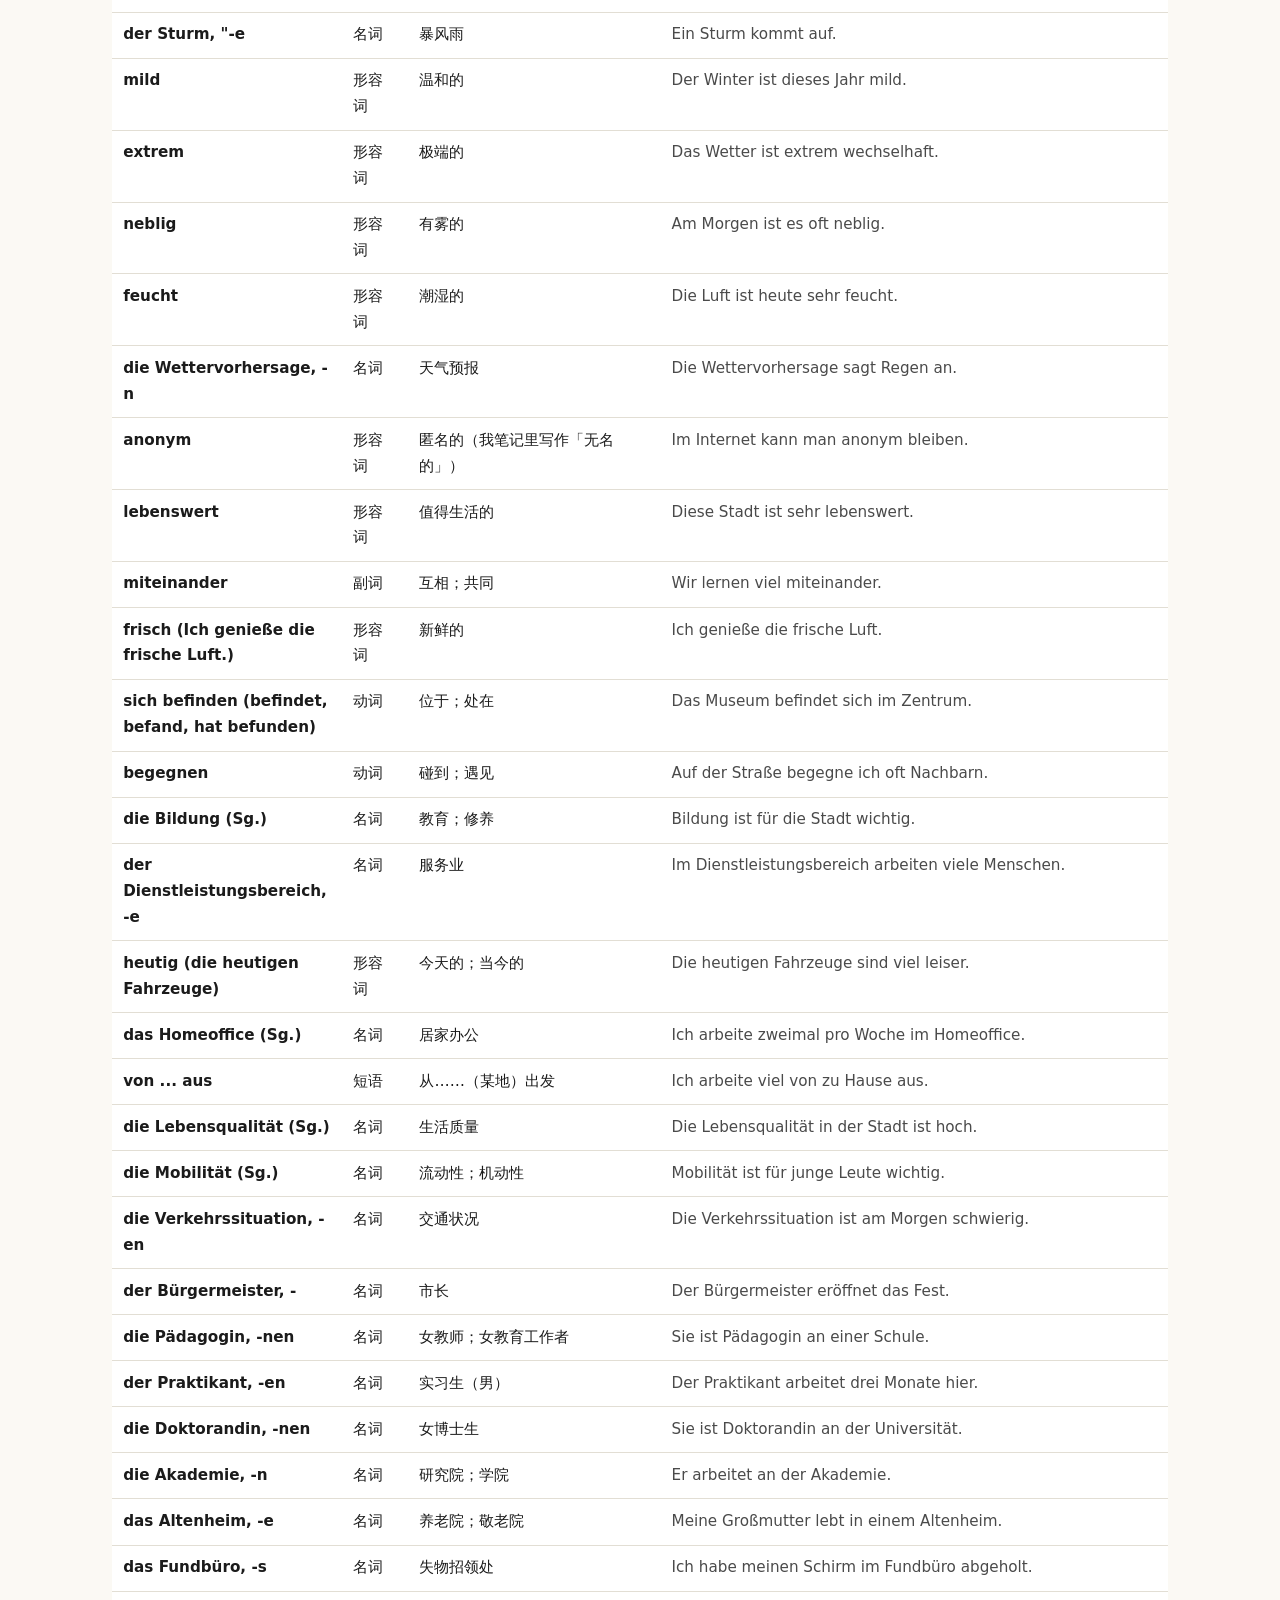
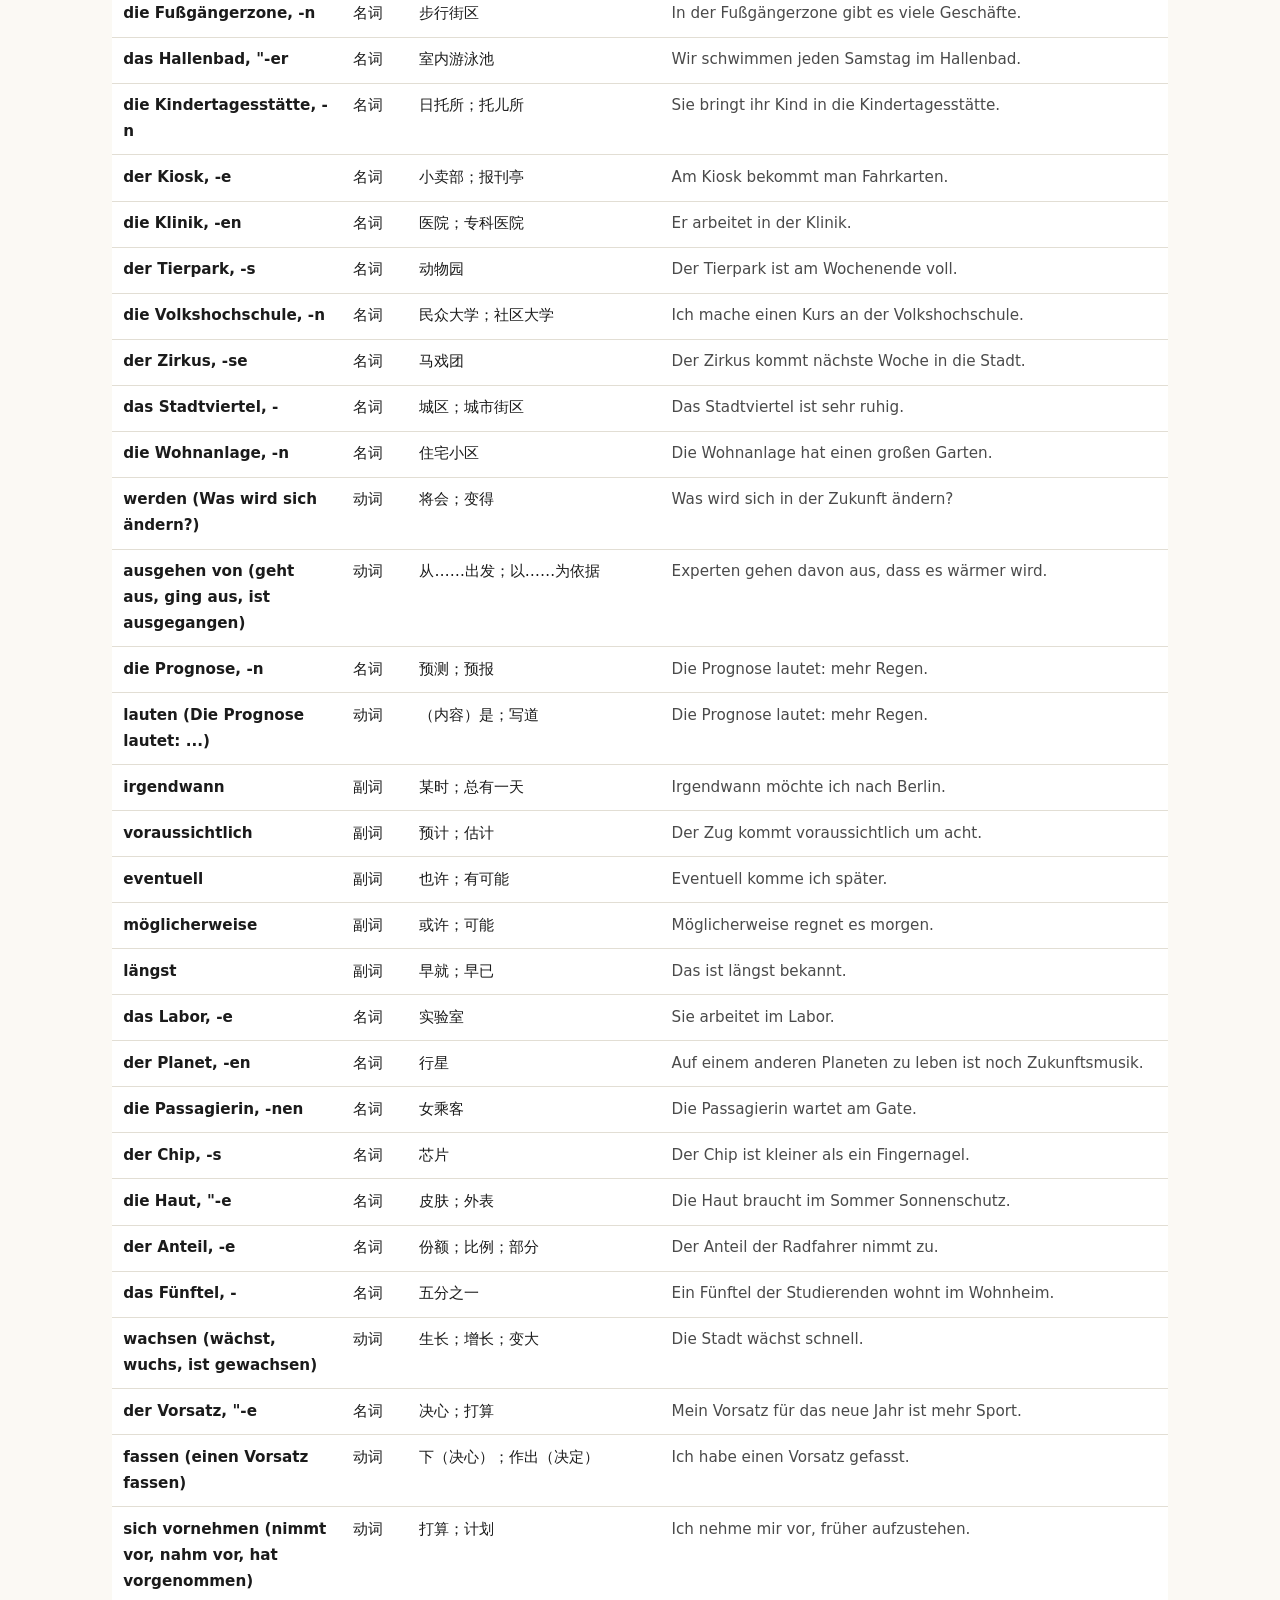
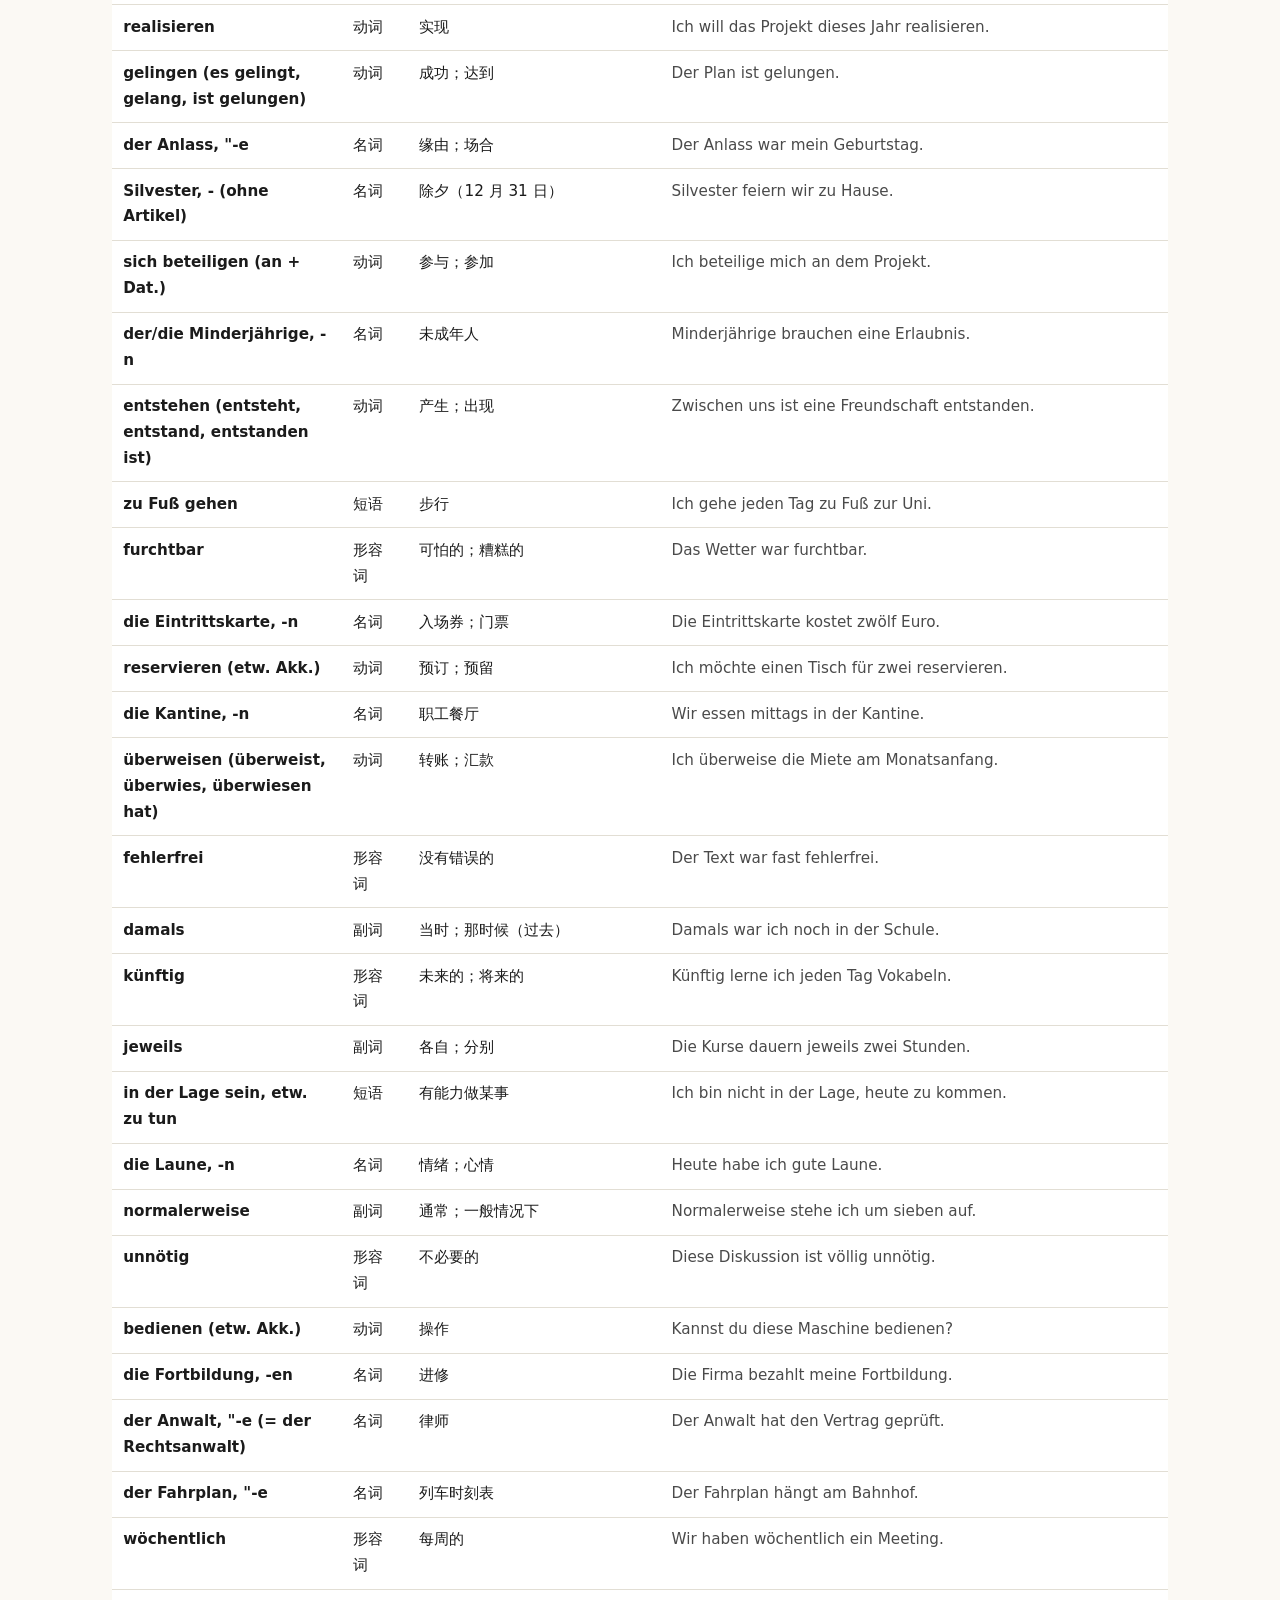
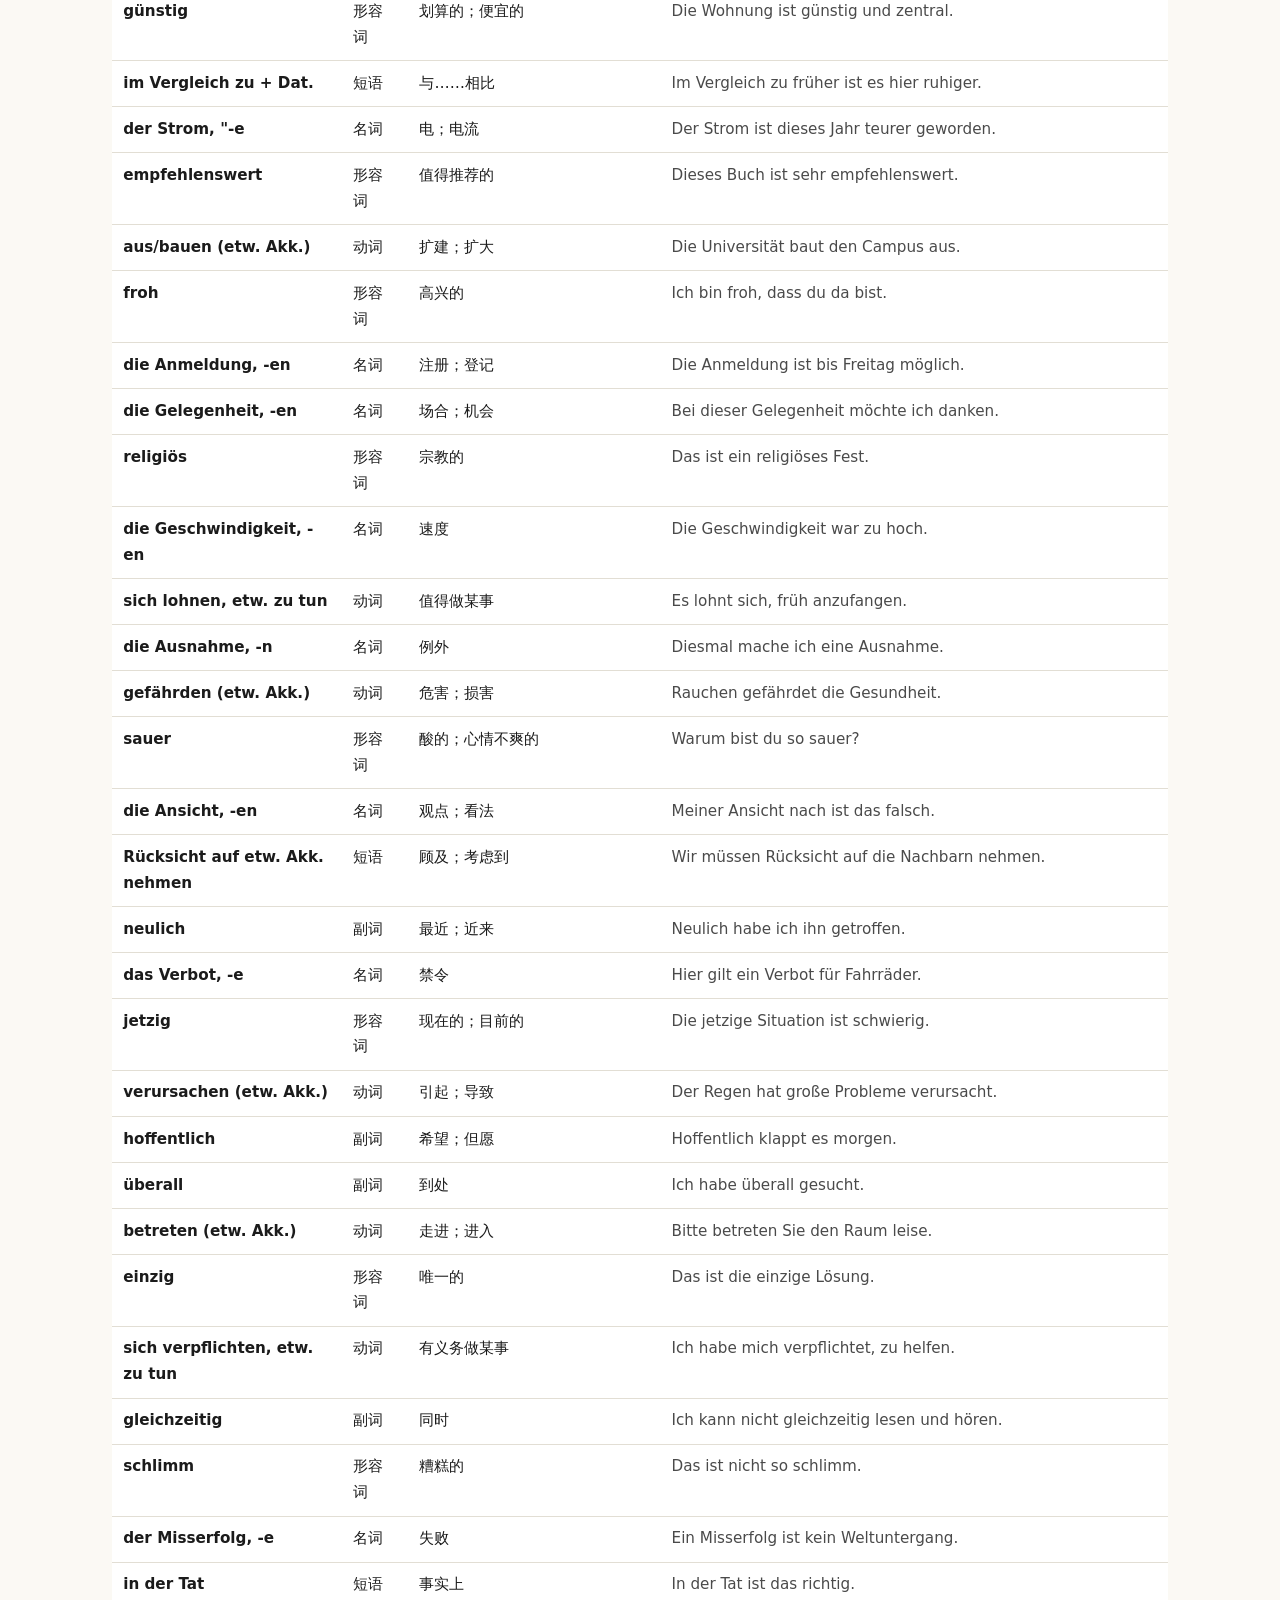
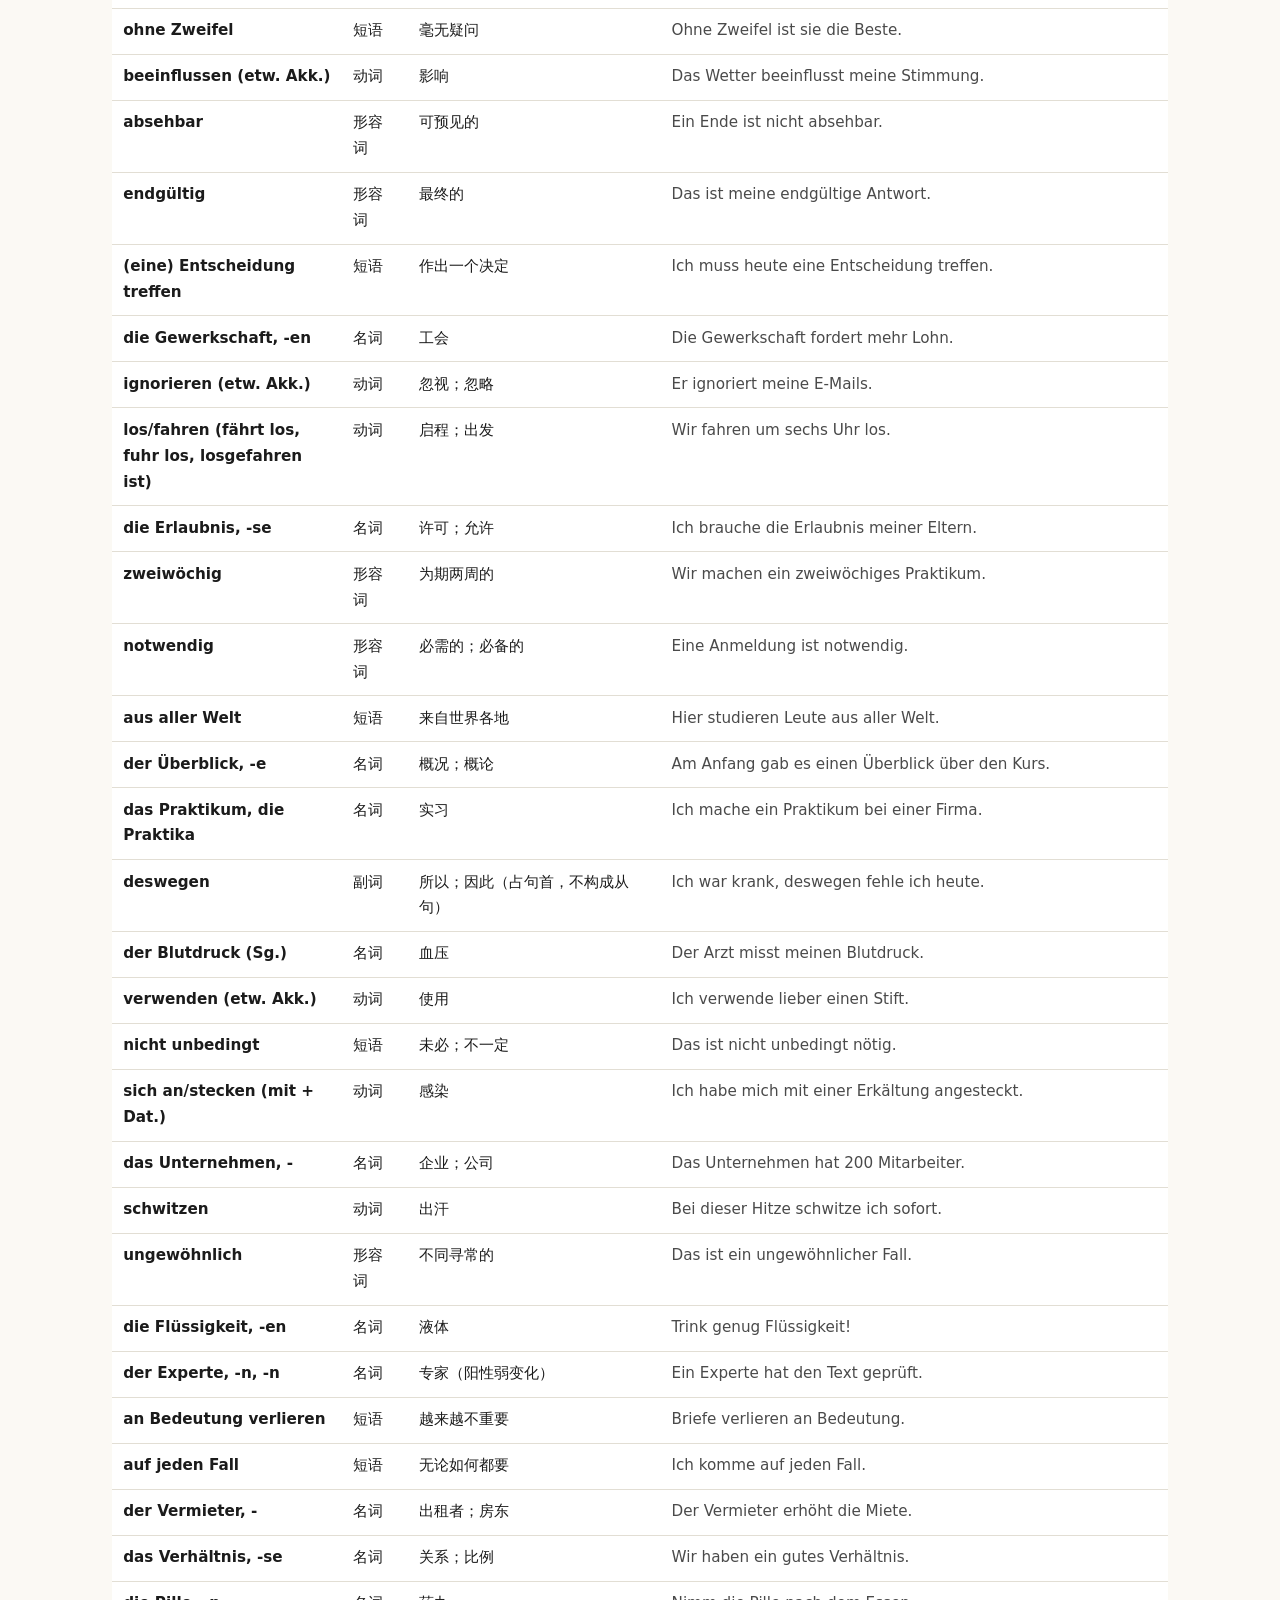
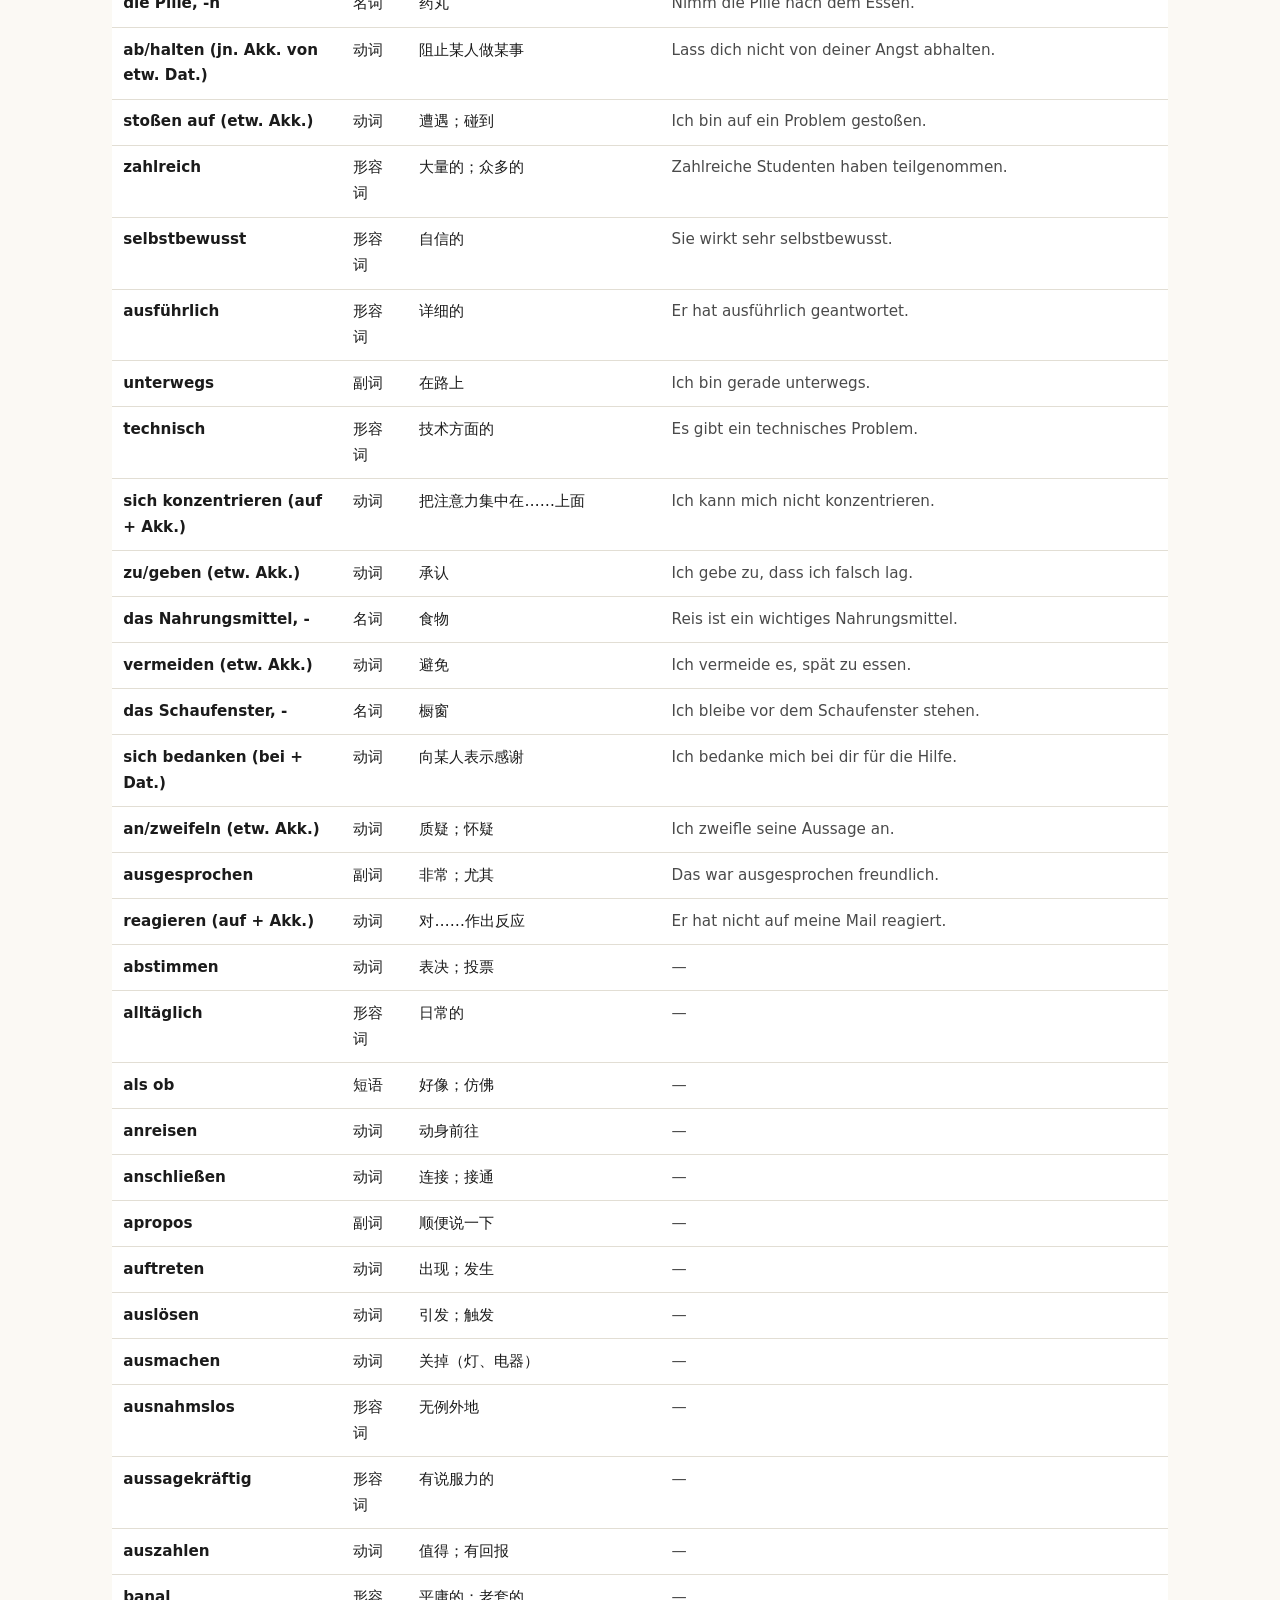
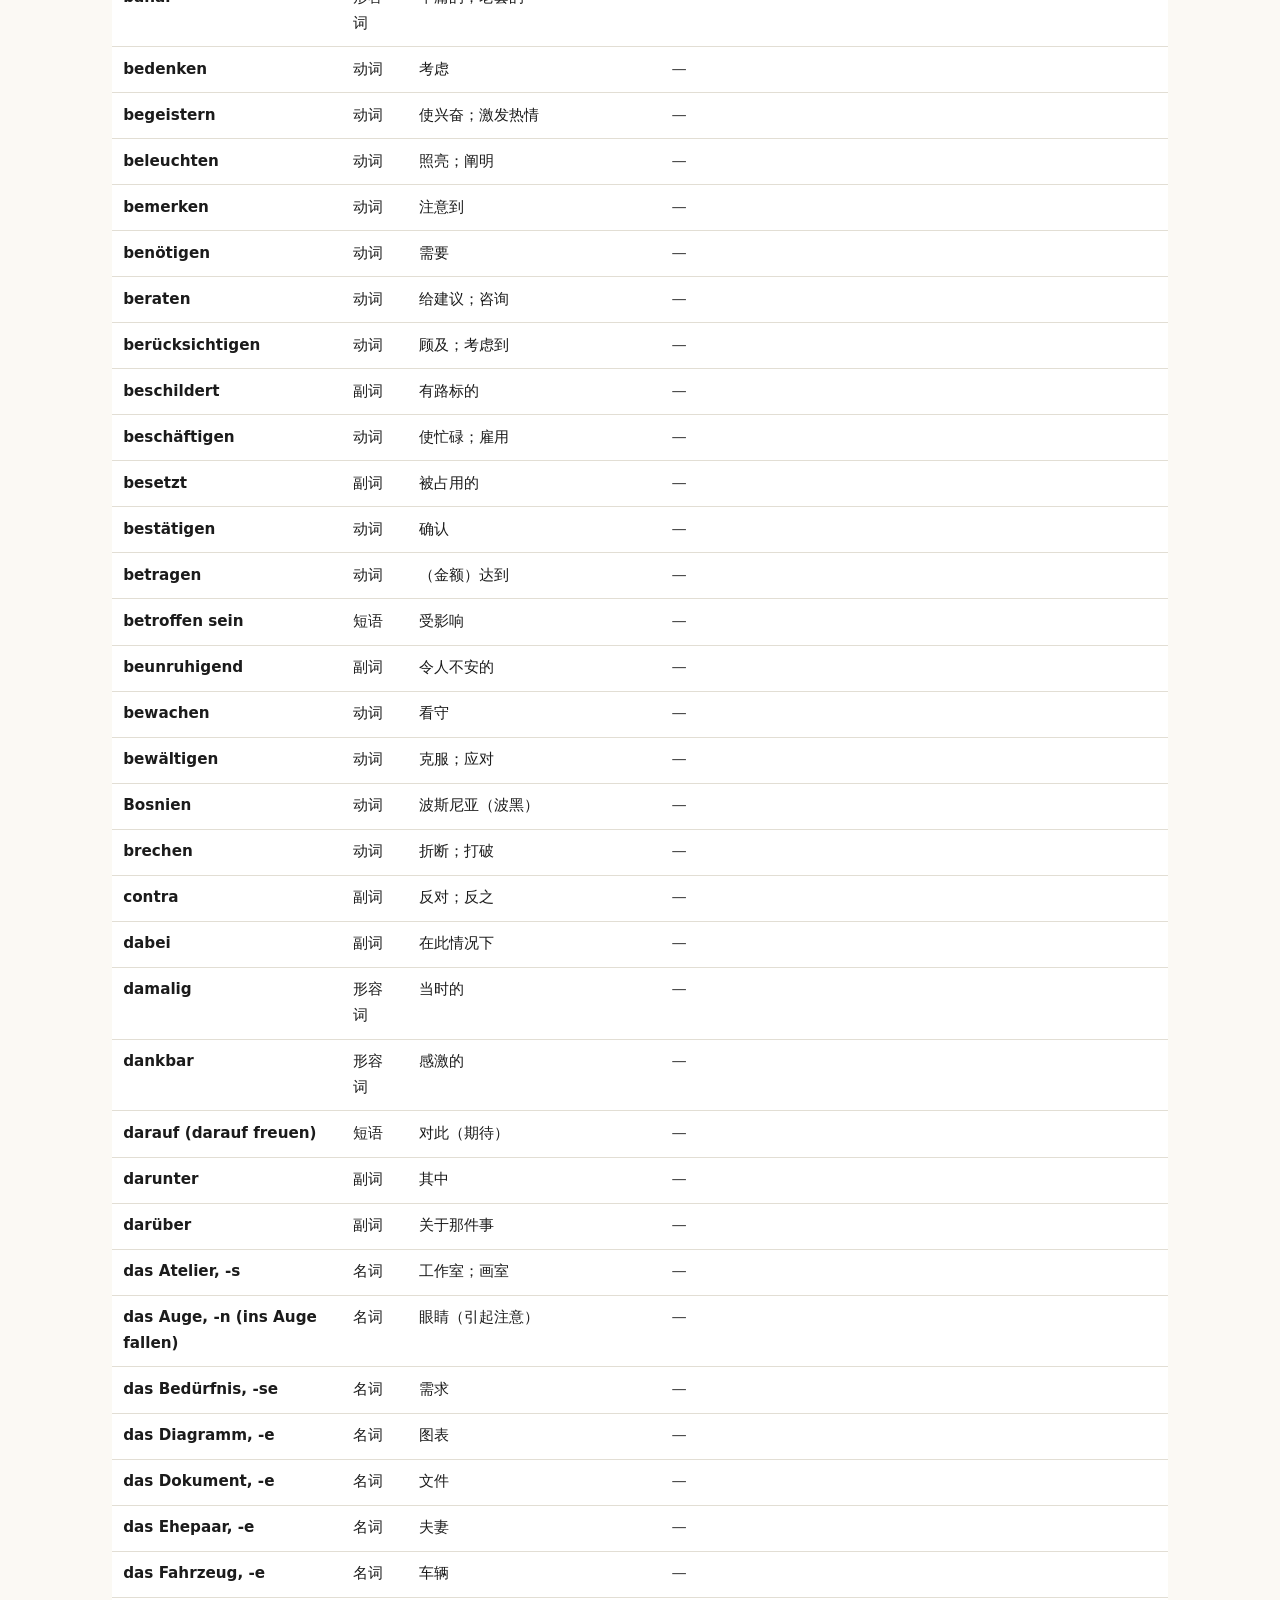
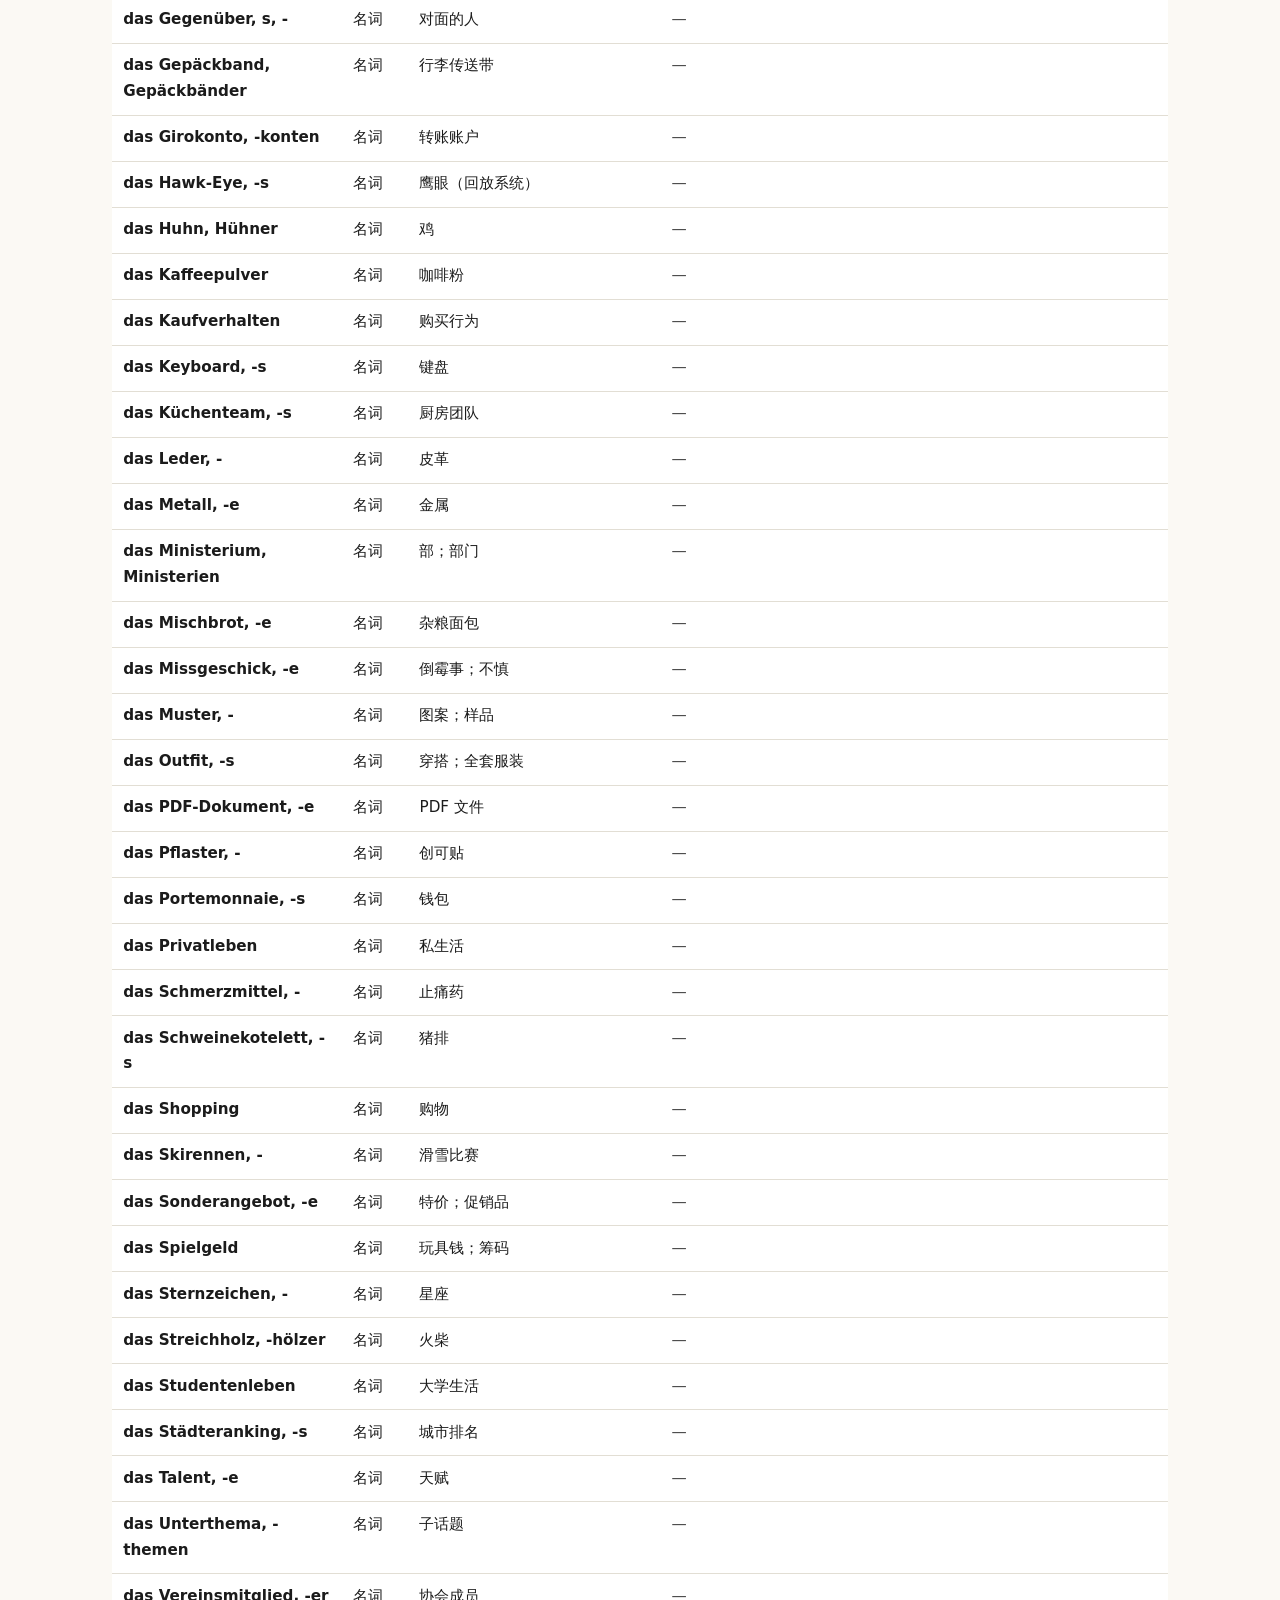
<file: vokabeln.html>
<!DOCTYPE html>
<html lang="zh-CN">
<head>
  <meta charset="utf-8">
  <meta name="viewport" content="width=device-width, initial-scale=1">
  <title data-i18n="page.vocab.title">词汇表｜Deutsch-Lernzimmer 德语自习室</title>
  <meta name="description" content="A2 到 B1 的高频德语词表：名词、动词、形容词、连接词，可搜索、可按词类筛选，每个词配例句。">
  <link rel="icon" href="favicon.svg" type="image/svg+xml">
  <meta name="theme-color" content="#fbf9f4">

  <!-- Open Graph / Twitter：分享出去时的卡片 -->
  <meta property="og:type" content="website">
  <meta property="og:site_name" content="Deutsch-Lernzimmer 德语自习室">
  <meta property="og:title" content="703 words, each with a sentence · Deutsch-Lernzimmer">
  <meta property="og:description" content="High-frequency German words with a full example sentence each, filterable by word class and topic, German and Chinese side by side.">
  <meta property="og:url" content="https://bazaozhuo.github.io/deutsch--zimmer/vokabeln.html">
  <meta property="og:image" content="https://bazaozhuo.github.io/deutsch--zimmer/images/og/og-vokabeln.png">
  <meta property="og:image:width" content="1200">
  <meta property="og:image:height" content="630">
  <meta property="og:image:alt" content="Deutsch-Lernzimmer — a preview of this page">
  <meta property="og:locale" content="en_US">
  <meta property="og:locale:alternate" content="zh_CN">
  <meta name="twitter:card" content="summary_large_image">
  <meta name="twitter:title" content="703 words, each with a sentence · Deutsch-Lernzimmer">
  <meta name="twitter:description" content="High-frequency German words with a full example sentence each, filterable by word class and topic, German and Chinese side by side.">
  <meta name="twitter:image" content="https://bazaozhuo.github.io/deutsch--zimmer/images/og/og-vokabeln.png">
  <!-- 先定主题再渲染，避免深色用户看到一瞬间的白闪 -->
  <script>
    (function () {
      try {
        var t = localStorage.getItem('theme');
        if (t === 'dark' || (t === null && window.matchMedia('(prefers-color-scheme: dark)').matches)) {
          document.documentElement.setAttribute('data-theme', 'dark');
        }
      } catch (e) {}
    })();
  </script>

  <link rel="stylesheet" href="css/style.css">
</head>
<body>

  <a class="skip-link" href="#main" data-i18n="skip.link">跳到主要内容</a>


  <header>
    <div class="header-top">
      <p class="site-title"><a href="index.html" data-i18n="site.title">Deutsch-Lernzimmer 德语自习室</a></p>
      <div class="header-controls">
        <button type="button" class="theme-toggle" id="theme-toggle"
                aria-pressed="false" aria-label="切换到深色模式">
          <svg class="theme-toggle__sun" viewBox="0 0 24 24" width="16" height="16" fill="none" aria-hidden="true">
            <circle cx="12" cy="12" r="4.2" stroke="currentColor" stroke-width="1.8"/>
            <path d="M12 2.8v2.1M12 19.1v2.1M2.8 12h2.1M19.1 12h2.1M5.3 5.3l1.5 1.5M17.2 17.2l1.5 1.5M18.7 5.3l-1.5 1.5M6.8 17.2l-1.5 1.5"
                  stroke="currentColor" stroke-width="1.8" stroke-linecap="round"/>
          </svg>
          <svg class="theme-toggle__moon" viewBox="0 0 24 24" width="16" height="16" fill="none" aria-hidden="true">
            <path d="M20 14.2A8.2 8.2 0 0 1 9.8 4a8.4 8.4 0 1 0 10.2 10.2Z"
                  stroke="currentColor" stroke-width="1.8" stroke-linejoin="round"/>
          </svg>
        </button>
        <button type="button" class="lang-toggle" id="lang-toggle"
                data-i18n="lang.button" data-i18n-aria-label="lang.aria">EN</button>
      </div>
    </div>
    <nav aria-label="主导航" data-i18n-aria-label="nav.main">
      <ul>
        <li><a href="index.html" data-i18n="nav.home">首页</a></li>
        <li><a href="wissen.html" data-i18n="nav.index">知识索引</a></li>
        <li><a href="challenge.html" data-i18n="nav.challenge">单词挑战</a></li>
        <li><a href="vokabeln.html" aria-current="page" data-i18n="nav.vocab">词汇表</a></li>
        <li><a href="notizen.html" data-i18n="nav.notes">笔记</a></li>
        <li><a href="kontakt.html" data-i18n="nav.contact">联系</a></li>
      </ul>
    </nav>
  </header>

  <main id="main">
    <h1 data-i18n="vocab.h1">词汇表：A2 到 B1 的高频词</h1>
    <p data-i18n="vocab.lead">这里的词都来自课本和作文里反复用错、写不出来的那些，按主题整理成表。每个词配一句完整例句 —— 孤立背词记不住，放在句子里才有用。</p>

    <section aria-labelledby="suche-h">
      <h2 id="suche-h" data-i18n="vocab.search.h2">找词</h2>
      <form class="filter" role="search">
        <p class="field">
          <label for="suche" data-i18n="vocab.search.label">搜索德语、中文或例句</label>
          <input type="search" id="suche" name="suche" autocomplete="off"
                 data-i18n-placeholder="vocab.search.placeholder"
                 placeholder="例如：Entscheidung / 决定 / Prüfung">
        </p>
        <p class="filter-label" data-i18n="vocab.filter.class">按词类</p>
        <div class="filter-buttons" role="group" aria-label="按词类筛选"
             data-i18n-aria-label="vocab.group.aria">
          <button type="button" data-filter="alle" aria-pressed="true" data-i18n="vocab.filter.all">全部</button>
          <button type="button" data-filter="nomen" aria-pressed="false" data-i18n="vocab.filter.nomen">名词</button>
          <button type="button" data-filter="verben" aria-pressed="false" data-i18n="vocab.filter.verben">动词</button>
          <button type="button" data-filter="adjektive" aria-pressed="false" data-i18n="vocab.filter.adjektive">形容词</button>
          <button type="button" data-filter="sonstiges" aria-pressed="false" data-i18n="vocab.filter.sonstiges">连接词 / 其他</button>
        </div>
        <p class="filter-label" data-i18n="vocab.filter.topic">按主题</p>
        <div class="filter-buttons" role="group" aria-label="按主题筛选"
             data-i18n-aria-label="vocab.group.thema">
          <button type="button" data-thema="alle" aria-pressed="true" data-i18n="vocab.thema.all">全部主题</button>
          <button type="button" data-thema="b1" aria-pressed="false" data-i18n="vocab.thema.b1">B1 高频词</button>
          <button type="button" data-thema="alltag" aria-pressed="false" data-i18n="vocab.thema.alltag">日常与学习</button>
          <button type="button" data-thema="business" aria-pressed="false" data-i18n="vocab.thema.business">商业与创意</button>
          <button type="button" data-thema="wetter" aria-pressed="false" data-i18n="vocab.thema.wetter">天气</button>
          <button type="button" data-thema="stadt" aria-pressed="false" data-i18n="vocab.thema.stadt">城市与生活</button>
          <button type="button" data-thema="zukunft" aria-pressed="false" data-i18n="vocab.thema.zukunft">未来与计划</button>
        </div>
        <p class="hint" id="anzahl" aria-live="polite">正在载入词表…</p>
      </form>
    </section>

    <section aria-labelledby="liste-h">
      <h2 id="liste-h" data-i18n="vocab.list.h2">词表</h2>
      <div class="table-wrap" role="region" aria-label="词表（窄屏可横向滚动）"
           data-i18n-aria-label="vocab.table.aria" tabindex="0">
      <table class="vokabeln">
        <caption data-i18n="vocab.table.caption">词表：德语词条、词类、中文释义与例句</caption>
        <thead>
          <tr>
            <th scope="col" data-i18n="vocab.th.german">德语</th>
            <th scope="col" data-i18n="vocab.th.pos">词类</th>
            <th scope="col" data-i18n="vocab.th.meaning">中文</th>
            <th scope="col" data-i18n="vocab.th.example">例句</th>
          </tr>
        </thead>
        <tbody id="vokabel-tbody"></tbody>
      </table>
      </div>
      <noscript>
        <p data-i18n="vocab.noscript">词表需要 JavaScript 才能显示和筛选，请在浏览器里启用 JavaScript。</p>
      </noscript>
    </section>
  </main>

  <footer>
    <p data-i18n="footer.text">© 2026 揣卓扬 · 本站是 Web Development 课程项目，内容与代码均由本人编写。</p>
  </footer>

  <script src="js/i18n.js"></script>
  <script src="js/theme.js"></script>
  <script src="js/vokabeln-data.js"></script>
  <script src="js/vokabeln-data-b1.js"></script>
  <script src="js/vokabeln-data-b1-2.js"></script>
  <script src="js/vokabeln-data-b1-3.js"></script>
  <script src="js/vokabeln-data-b1-4.js"></script>
  <script src="js/vokabeln-data-b1-5.js"></script>
  <script src="js/vokabeln-data-b1-6.js"></script>
  <script src="js/vokabeln-data-b1-7.js"></script>
  <script src="js/vokabeln.js"></script>
</body>
</html>
</file>
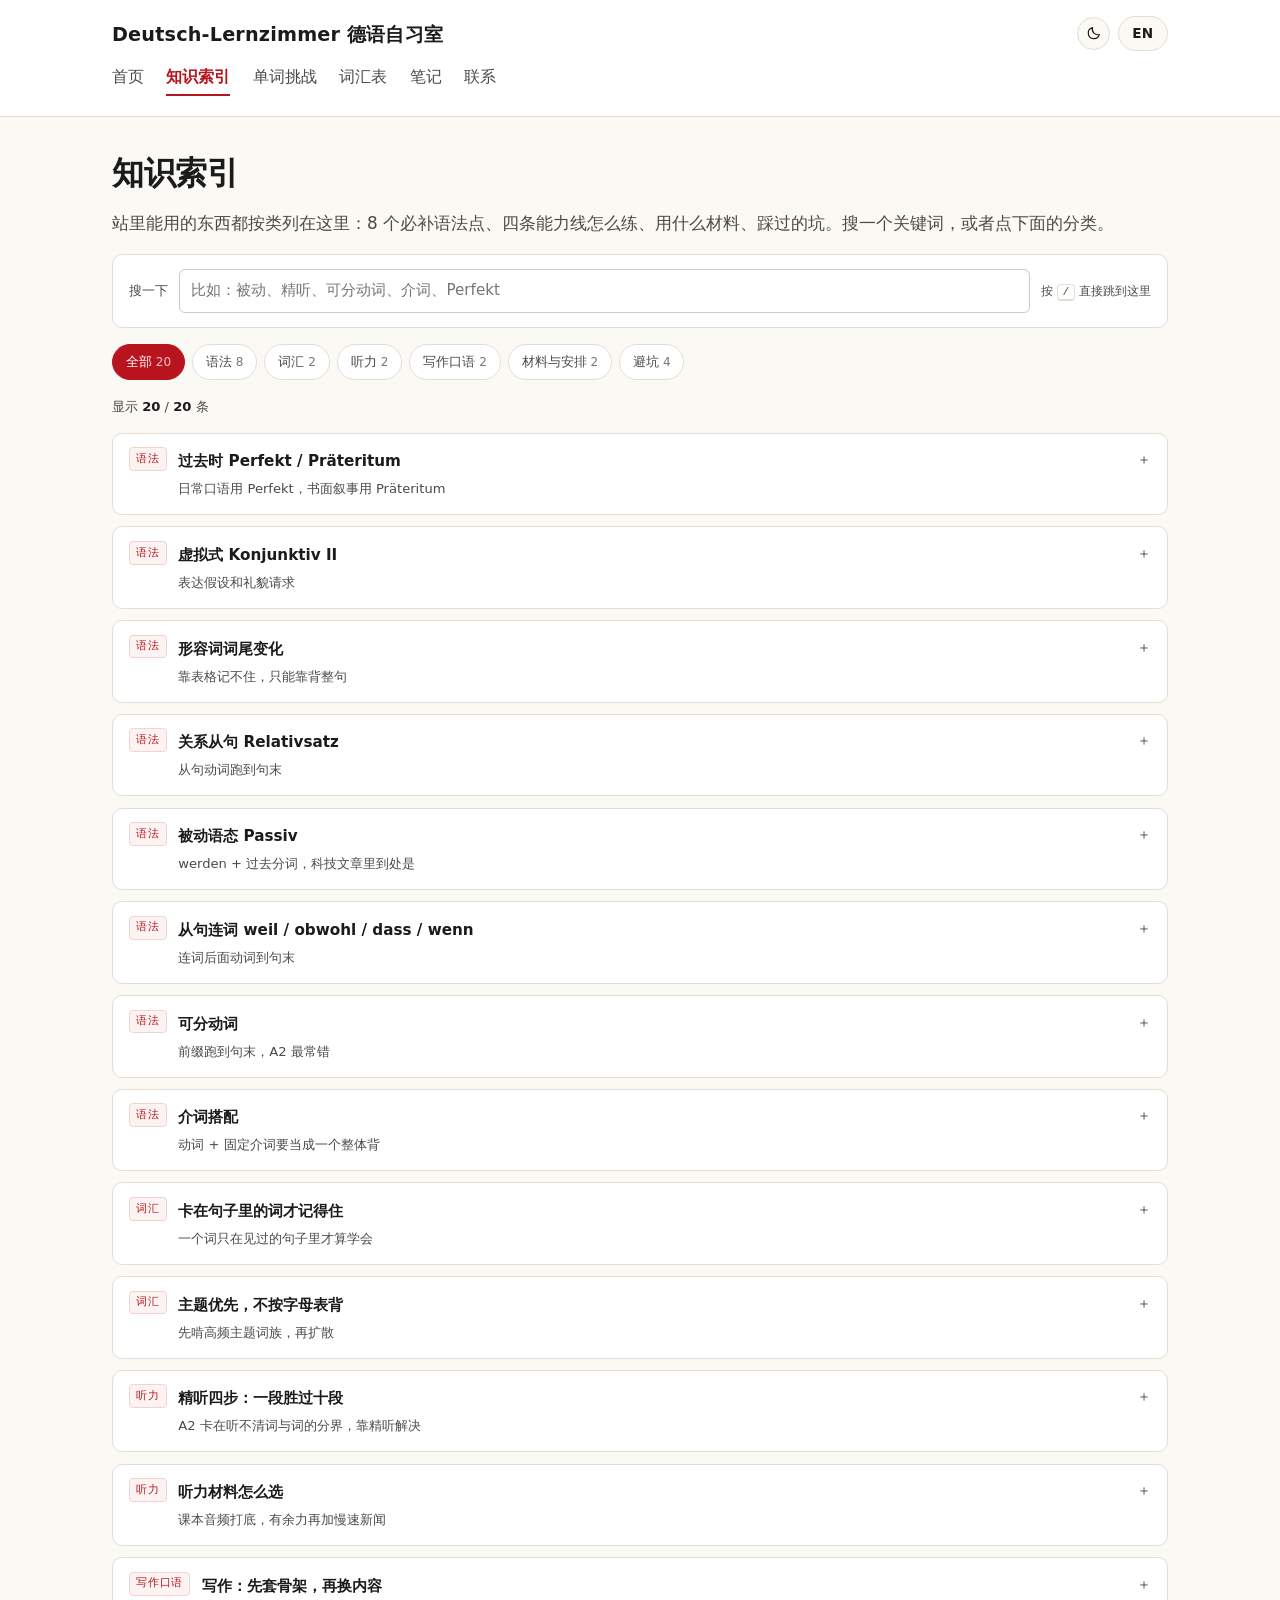
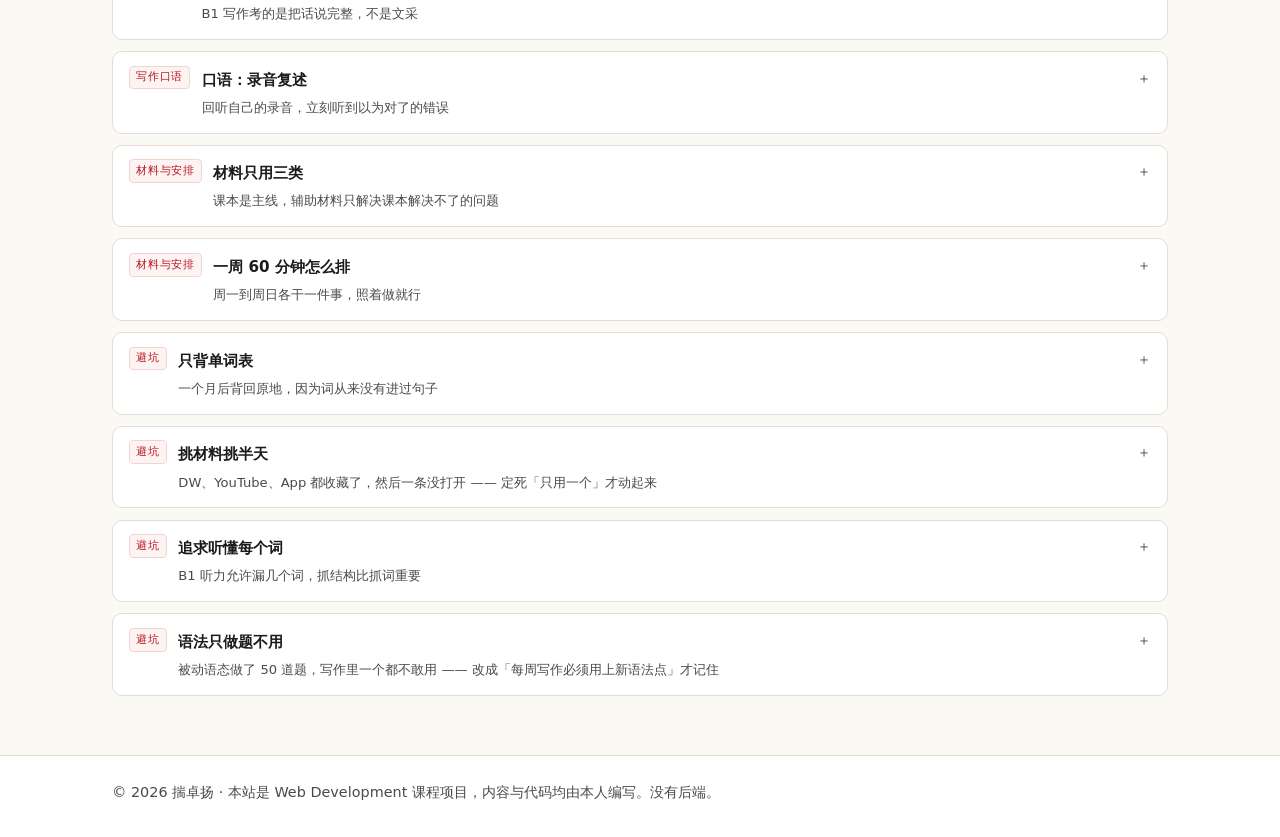
<file: wissen.html>
<!DOCTYPE html>
<html lang="zh-CN">
<head>
  <meta charset="utf-8">
  <meta name="viewport" content="width=device-width, initial-scale=1">
  <title data-i18n="page.wissen.title">知识索引｜Deutsch-Lernzimmer 德语自习室</title>
  <meta name="description" content="站内所有知识的目录：A2 升 B1 必补的 8 个语法点、四条能力线怎么练、用什么材料、踩过的坑。可搜索、可分类筛选。">
  <link rel="icon" href="favicon.svg" type="image/svg+xml">
  <meta name="theme-color" content="#fbf9f4">

  <!-- Open Graph / Twitter：分享出去时的卡片 -->
  <meta property="og:type" content="website">
  <meta property="og:site_name" content="Deutsch-Lernzimmer 德语自习室">
  <meta property="og:title" content="Twenty entries, method included · Deutsch-Lernzimmer">
  <meta property="og:description" content="Eight grammar points to fix between A2 and B1, how to train the four skill lines, which materials are worth using, and the mistakes that cost the most time.">
  <meta property="og:url" content="https://bazaozhuo.github.io/deutsch--zimmer/wissen.html">
  <meta property="og:image" content="https://bazaozhuo.github.io/deutsch--zimmer/images/og/og-wissen.png">
  <meta property="og:image:width" content="1200">
  <meta property="og:image:height" content="630">
  <meta property="og:image:alt" content="Deutsch-Lernzimmer — a preview of this page">
  <meta property="og:locale" content="en_US">
  <meta property="og:locale:alternate" content="zh_CN">
  <meta name="twitter:card" content="summary_large_image">
  <meta name="twitter:title" content="Twenty entries, method included · Deutsch-Lernzimmer">
  <meta name="twitter:description" content="Eight grammar points to fix between A2 and B1, how to train the four skill lines, which materials are worth using, and the mistakes that cost the most time.">
  <meta name="twitter:image" content="https://bazaozhuo.github.io/deutsch--zimmer/images/og/og-wissen.png">
  <!-- 先定主题再渲染，避免深色用户看到一瞬间的白闪 -->
  <script>
    (function () {
      try {
        var t = localStorage.getItem('theme');
        if (t === 'dark' || (t === null && window.matchMedia('(prefers-color-scheme: dark)').matches)) {
          document.documentElement.setAttribute('data-theme', 'dark');
        }
      } catch (e) {}
    })();
  </script>

  <link rel="stylesheet" href="css/style.css">
</head>
<body>

  <a class="skip-link" href="#main" data-i18n="skip.link">跳到主要内容</a>


  <header>
    <div class="header-top">
      <p class="site-title"><a href="index.html" data-i18n="site.title">Deutsch-Lernzimmer 德语自习室</a></p>
      <div class="header-controls">
        <button type="button" class="theme-toggle" id="theme-toggle"
                aria-pressed="false" aria-label="切换到深色模式">
          <svg class="theme-toggle__sun" viewBox="0 0 24 24" width="16" height="16" fill="none" aria-hidden="true">
            <circle cx="12" cy="12" r="4.2" stroke="currentColor" stroke-width="1.8"/>
            <path d="M12 2.8v2.1M12 19.1v2.1M2.8 12h2.1M19.1 12h2.1M5.3 5.3l1.5 1.5M17.2 17.2l1.5 1.5M18.7 5.3l-1.5 1.5M6.8 17.2l-1.5 1.5"
                  stroke="currentColor" stroke-width="1.8" stroke-linecap="round"/>
          </svg>
          <svg class="theme-toggle__moon" viewBox="0 0 24 24" width="16" height="16" fill="none" aria-hidden="true">
            <path d="M20 14.2A8.2 8.2 0 0 1 9.8 4a8.4 8.4 0 1 0 10.2 10.2Z"
                  stroke="currentColor" stroke-width="1.8" stroke-linejoin="round"/>
          </svg>
        </button>
        <button type="button" class="lang-toggle" id="lang-toggle"
                data-i18n="lang.button" data-i18n-aria-label="lang.aria">EN</button>
      </div>
    </div>
    <nav aria-label="主导航" data-i18n-aria-label="nav.main">
      <ul>
        <li><a href="index.html" data-i18n="nav.home">首页</a></li>
        <li><a href="wissen.html" aria-current="page" data-i18n="nav.index">知识索引</a></li>
        <li><a href="challenge.html" data-i18n="nav.challenge">单词挑战</a></li>
        <li><a href="vokabeln.html" data-i18n="nav.vocab">词汇表</a></li>
        <li><a href="notizen.html" data-i18n="nav.notes">笔记</a></li>
        <li><a href="kontakt.html" data-i18n="nav.contact">联系</a></li>
      </ul>
    </nav>
  </header>

  <main id="main">
    <h1 data-i18n="wissen.h1">知识索引</h1>
    <p class="idx-lead" data-i18n="wissen.lead">站里能用的东西都按类列在这里：8 个必补语法点、四条能力线怎么练、用什么材料、踩过的坑。搜一个关键词，或者点下面的分类。</p>

    <div class="idx-search">
      <label for="q" data-i18n="wissen.search.label">搜一下</label>
      <input id="q" type="search" autocomplete="off"
             data-i18n-placeholder="wissen.search.placeholder"
             placeholder="比如：被动、精听、可分动词、介词、Perfekt">
      <span class="idx-kbd"><span data-i18n="wissen.search.kbd1">按</span> <kbd>/</kbd> <span data-i18n="wissen.search.kbd2">直接跳到这里</span></span>
    </div>

    <div class="chips" role="group" aria-label="按分类筛选" data-i18n-aria-label="wissen.chips.aria">
      <button type="button" class="chip" data-cat="all" aria-pressed="true"><span data-i18n="wissen.cat.all">全部</span><span class="n">20</span></button>
      <button type="button" class="chip" data-cat="grammatik" aria-pressed="false"><span data-i18n="wissen.cat.gram">语法</span><span class="n">8</span></button>
      <button type="button" class="chip" data-cat="wortschatz" aria-pressed="false"><span data-i18n="wissen.cat.wort">词汇</span><span class="n">2</span></button>
      <button type="button" class="chip" data-cat="hoeren" aria-pressed="false"><span data-i18n="wissen.cat.hoer">听力</span><span class="n">2</span></button>
      <button type="button" class="chip" data-cat="produktion" aria-pressed="false"><span data-i18n="wissen.cat.prod">写作口语</span><span class="n">2</span></button>
      <button type="button" class="chip" data-cat="material" aria-pressed="false"><span data-i18n="wissen.cat.mat">材料与安排</span><span class="n">2</span></button>
      <button type="button" class="chip" data-cat="falle" aria-pressed="false"><span data-i18n="wissen.cat.falle">避坑</span><span class="n">4</span></button>
    </div>

    <p class="idx-count" role="status" aria-live="polite"><span data-i18n="wissen.show">显示</span> <b id="shown">20</b> / <b id="total">20</b> <span data-i18n="wissen.items">条</span></p>

    <h2 class="visually-hidden">全部条目</h2>

    <div id="list">
    <details class="entry" data-cat="grammatik">
      <summary>
        <span class="cat" data-i18n="wissen.cat.gram">语法</span>
        <span><span class="title" data-i18n="wissen.e01.title">过去时 Perfekt / Präteritum</span><span class="sum" data-i18n="wissen.e01.sum">日常口语用 Perfekt，书面叙事用 Präteritum</span></span>
      </summary>
      <div class="body" data-i18n-html="wissen.e01.body">
<p>现在完成时 <span class="de">Perfekt</span> 是口语主力：<span class="de">Ich habe gestern einen Film gesehen.</span></p><p>书面叙事（新闻、故事）用过去时 <span class="de">Präteritum</span>：<span class="de">Ich sah gestern einen Film.</span></p><p><span class="de">haben / sein</span> 的过去时要会说：<span class="de">ich war</span>、<span class="de">ich hatte</span>。</p>
      </div>
      <p class="links" data-i18n-html="wissen.e01.links"><a href="vokabeln.html">去词汇表找相关词</a></p>
    </details>
    <details class="entry" data-cat="grammatik">
      <summary>
        <span class="cat" data-i18n="wissen.cat.gram">语法</span>
        <span><span class="title" data-i18n="wissen.e02.title">虚拟式 Konjunktiv II</span><span class="sum" data-i18n="wissen.e02.sum">表达假设和礼貌请求</span></span>
      </summary>
      <div class="body" data-i18n-html="wissen.e02.body">
<p>假设：<span class="de">Wenn ich Zeit hätte, würde ich mehr lesen.</span></p><p>礼貌请求：<span class="de">Könnten Sie das wiederholen?</span></p><p>常用三件套：<span class="de">hätte / wäre / würde</span>。</p>
      </div>
      <p class="links" data-i18n-html="wissen.e02.links"><a href="vokabeln.html">去词汇表找相关词</a></p>
    </details>
    <details class="entry" data-cat="grammatik">
      <summary>
        <span class="cat" data-i18n="wissen.cat.gram">语法</span>
        <span><span class="title" data-i18n="wissen.e03.title">形容词词尾变化</span><span class="sum" data-i18n="wissen.e03.sum">靠表格记不住，只能靠背整句</span></span>
      </summary>
      <div class="body" data-i18n-html="wissen.e03.body">
<p><span class="de">ein wichtiges Familienfest</span>（一个重要的家庭节日）</p><p>定冠词后、不定冠词后、无冠词后三套词尾，别背表格，背整句再替换名词。</p>
      </div>
      <p class="links" data-i18n-html="wissen.e03.links"><a href="vokabeln.html">去词汇表找相关词</a></p>
    </details>
    <details class="entry" data-cat="grammatik">
      <summary>
        <span class="cat" data-i18n="wissen.cat.gram">语法</span>
        <span><span class="title" data-i18n="wissen.e04.title">关系从句 Relativsatz</span><span class="sum" data-i18n="wissen.e04.sum">从句动词跑到句末</span></span>
      </summary>
      <div class="body" data-i18n-html="wissen.e04.body">
<p><span class="de">Das ist der Kurs, den ich besuche.</span></p><p>关系代词跟着它在从句里的格变：<span class="de">den</span>（阳性第四格）。变位动词在从句末尾。</p>
      </div>
      <p class="links" data-i18n-html="wissen.e04.links"><a href="vokabeln.html">去词汇表找相关词</a></p>
    </details>
    <details class="entry" data-cat="grammatik">
      <summary>
        <span class="cat" data-i18n="wissen.cat.gram">语法</span>
        <span><span class="title" data-i18n="wissen.e05.title">被动语态 Passiv</span><span class="sum" data-i18n="wissen.e05.sum">werden + 过去分词，科技文章里到处是</span></span>
      </summary>
      <div class="body" data-i18n-html="wissen.e05.body">
<p><span class="de">Die Hausaufgabe wird morgen korrigiert.</span>（作业明天被批改）</p><p>结构：<span class="de">werden</span> 变位 + 过去分词放句末；带情态动词变成 <span class="de">muss … korrigiert werden</span>。</p>
      </div>
      <p class="links" data-i18n-html="wissen.e05.links"><a href="vokabeln.html">去词汇表找相关词</a></p>
    </details>
    <details class="entry" data-cat="grammatik">
      <summary>
        <span class="cat" data-i18n="wissen.cat.gram">语法</span>
        <span><span class="title" data-i18n="wissen.e06.title">从句连词 weil / obwohl / dass / wenn</span><span class="sum" data-i18n="wissen.e06.sum">连词后面动词到句末</span></span>
      </summary>
      <div class="body" data-i18n-html="wissen.e06.body">
<p><span class="de">Ich lerne Deutsch, weil ich in Deutschland studieren will.</span></p><p>这类从属连词一出现，变位动词就被踢到句末（<span class="de">will</span> 在最后）。</p>
      </div>
      <p class="links" data-i18n-html="wissen.e06.links"><a href="vokabeln.html">去词汇表找相关词</a></p>
    </details>
    <details class="entry" data-cat="grammatik">
      <summary>
        <span class="cat" data-i18n="wissen.cat.gram">语法</span>
        <span><span class="title" data-i18n="wissen.e07.title">可分动词</span><span class="sum" data-i18n="wissen.e07.sum">前缀跑到句末，A2 最常错</span></span>
      </summary>
      <div class="body" data-i18n-html="wissen.e07.body">
<p><span class="de">Ich fange um acht an.</span>（anfangen 分开）</p><p>带 <span class="de">an- / auf- / ein- / mit- / zu-</span> 的动词，主句里前缀搬到句末；带情态动词或进从句时又不分：<span class="de">Ich will um acht anfangen.</span></p>
      </div>
      <p class="links" data-i18n-html="wissen.e07.links"><a href="vokabeln.html">去词汇表找相关词</a></p>
    </details>
    <details class="entry" data-cat="grammatik">
      <summary>
        <span class="cat" data-i18n="wissen.cat.gram">语法</span>
        <span><span class="title" data-i18n="wissen.e08.title">介词搭配</span><span class="sum" data-i18n="wissen.e08.sum">动词 + 固定介词要当成一个整体背</span></span>
      </summary>
      <div class="body" data-i18n-html="wissen.e08.body">
<p><span class="de">Ich warte auf den Bus.</span>（等公交）</p><p><span class="de">Ich interessiere mich für Musik.</span>（对音乐感兴趣）</p><p>介词后面跟第几格是固定的，光背动词没用，要连介词和格一起背。</p>
      </div>
      <p class="links" data-i18n-html="wissen.e08.links"><a href="vokabeln.html">去词汇表找相关词</a></p>
    </details>
    <details class="entry" data-cat="wortschatz">
      <summary>
        <span class="cat" data-i18n="wissen.cat.wort">词汇</span>
        <span><span class="title" data-i18n="wissen.e09.title">卡在句子里的词才记得住</span><span class="sum" data-i18n="wissen.e09.sum">一个词只在见过的句子里才算学会</span></span>
      </summary>
      <div class="body" data-i18n-html="wissen.e09.body">
<ul><li><b>怎么练</b>：每天 20 个词，每个词配一个自己造的句子</li><li><b>抽认卡</b>：正面写挖空的句子，背面写词 —— 逼自己从上下文回忆</li><li><b>材料</b>：课本词表打底 + 抽认卡 App + 词典 App 查例句</li></ul><p>反例：抄十遍单词表，一个月后背回原地，因为词从来没进过句子。</p>
      </div>
      <p class="links" data-i18n-html="wissen.e09.links"><a href="challenge.html">去单词挑战练手</a></p>
    </details>
    <details class="entry" data-cat="wortschatz">
      <summary>
        <span class="cat" data-i18n="wissen.cat.wort">词汇</span>
        <span><span class="title" data-i18n="wissen.e10.title">主题优先，不按字母表背</span><span class="sum" data-i18n="wissen.e10.sum">先啃高频主题词族，再扩散</span></span>
      </summary>
      <div class="body" data-i18n-html="wissen.e10.body">
<p>先啃学习、家庭、节日、工作、旅行这些高频主题，而不是从 a 开头背到 z。</p><p>站内词表已按主题分好：天气、城市与生活、未来与计划、商业与创意、B1 高频、日常与学习。</p>
      </div>
      <p class="links" data-i18n-html="wissen.e10.links"><a href="vokabeln.html">按主题看词汇表</a></p>
    </details>
    <details class="entry" data-cat="hoeren">
      <summary>
        <span class="cat" data-i18n="wissen.cat.hoer">听力</span>
        <span><span class="title" data-i18n="wissen.e11.title">精听四步：一段胜过十段</span><span class="sum" data-i18n="wissen.e11.sum">A2 卡在听不清词与词的分界，靠精听解决</span></span>
      </summary>
      <div class="body" data-i18n-html="wissen.e11.body">
<ol><li>第一遍：只听，抓大意，不暂停</li><li>第二遍：逐句暂停，写下听到的（写不全也要写）</li><li>对照原文，标出听错的词（通常是弱读小词：ich / auch / nicht / schon）</li><li>最后跟读三遍，模仿语调和停顿</li></ol>
      </div>
    </details>
    <details class="entry" data-cat="hoeren">
      <summary>
        <span class="cat" data-i18n="wissen.cat.hoer">听力</span>
        <span><span class="title" data-i18n="wissen.e12.title">听力材料怎么选</span><span class="sum" data-i18n="wissen.e12.sum">课本音频打底，有余力再加慢速新闻</span></span>
      </summary>
      <div class="body" data-i18n-html="wissen.e12.body">
<p>主力：<b>课本配套音频</b> —— 最贴近考试语速。</p><p>补充：<a href="https://learngerman.dw.com/" rel="noopener">德国之声（DW）学习站</a> 的慢速新闻。</p><p>只用一个，别同时开五个来源。</p>
      </div>
    </details>
    <details class="entry" data-cat="produktion">
      <summary>
        <span class="cat" data-i18n="wissen.cat.prod">写作口语</span>
        <span><span class="title" data-i18n="wissen.e13.title">写作：先套骨架，再换内容</span><span class="sum" data-i18n="wissen.e13.sum">B1 写作考的是把话说完整，不是文采</span></span>
      </summary>
      <div class="body" data-i18n-html="wissen.e13.body">
<ul><li>开头感谢：<span class="de">vielen Dank für deine E-Mail / die Einladung!</span></li><li>表达感受：<span class="de">Ich freue mich sehr darüber.</span></li><li>介绍习俗：<span class="de">Bei uns ist … ein wichtiges Familienfest.</span></li><li>礼貌建议：<span class="de">Wir könnten uns in … treffen. / Wie wäre es mit …?</span></li><li>结尾：<span class="de">Viele Grüße / Bis bald!</span></li></ul>
      </div>
    </details>
    <details class="entry" data-cat="produktion">
      <summary>
        <span class="cat" data-i18n="wissen.cat.prod">写作口语</span>
        <span><span class="title" data-i18n="wissen.e14.title">口语：录音复述</span><span class="sum" data-i18n="wissen.e14.sum">回听自己的录音，立刻听到以为对了的错误</span></span>
      </summary>
      <div class="body" data-i18n-html="wissen.e14.body">
<p>最笨但最有效的办法：把听过的内容复述一遍并录音，然后回听。</p><p>你会立刻听到那些「读的时候以为对了」的错误 —— 尤其是词尾和介词。</p>
      </div>
    </details>
    <details class="entry" data-cat="material">
      <summary>
        <span class="cat" data-i18n="wissen.cat.mat">材料与安排</span>
        <span><span class="title" data-i18n="wissen.e15.title">材料只用三类</span><span class="sum" data-i18n="wissen.e15.sum">课本是主线，辅助材料只解决课本解决不了的问题</span></span>
      </summary>
      <div class="body" data-i18n-html="wissen.e15.body">
<ul><li><b>课本</b>（主线）：跟着学校德语课的教材和进度走，不另起炉灶</li><li><b>辅助材料</b>：练习册、词典 App（查例句和变位）、课本配套音频</li><li><b>自己造的</b>：错题本、抽认卡、每周写完的作文</li></ul><p>原则：不追新 App —— 换材料的时间不如用来多练一遍。</p>
      </div>
    </details>
    <details class="entry" data-cat="material">
      <summary>
        <span class="cat" data-i18n="wissen.cat.mat">材料与安排</span>
        <span><span class="title" data-i18n="wissen.e16.title">一周 60 分钟怎么排</span><span class="sum" data-i18n="wissen.e16.sum">周一到周日各干一件事，照着做就行</span></span>
      </summary>
      <div class="body" data-i18n-html="wissen.e16.body">
<ul><li>周一 词汇：20 个新词，卡在句子里记</li><li>周二 听力：精听一段，听 → 写 → 对原文 → 跟读</li><li>周三 语法：只攻一个点，做练习册对应题</li><li>周四 写作：课本单元主题，写 100 词短文</li><li>周五 口语：录音复述周二听的内容</li><li>周六 补薄弱环节：哪条线掉队补哪条</li><li>周日 整理错题 + 复盘，定下周攻哪个语法点</li></ul>
      </div>
    </details>
    <details class="entry" data-cat="falle">
      <summary>
        <span class="cat" data-i18n="wissen.cat.falle">避坑</span>
        <span><span class="title" data-i18n="wissen.e17.title">只背单词表</span><span class="sum" data-i18n="wissen.e17.sum">一个月后背回原地，因为词从来没有进过句子</span></span>
      </summary>
      <div class="body" data-i18n-html="wissen.e17.body">
<p>一个月后背回原地，因为词从来没有进过句子</p>
      </div>
    </details>
    <details class="entry" data-cat="falle">
      <summary>
        <span class="cat" data-i18n="wissen.cat.falle">避坑</span>
        <span><span class="title" data-i18n="wissen.e18.title">挑材料挑半天</span><span class="sum" data-i18n="wissen.e18.sum">DW、YouTube、App 都收藏了，然后一条没打开 —— 定死「只用一个」才动起来</span></span>
      </summary>
      <div class="body" data-i18n-html="wissen.e18.body">
<p>DW、YouTube、App 都收藏了，然后一条没打开 —— 定死「只用一个」才动起来</p>
      </div>
    </details>
    <details class="entry" data-cat="falle">
      <summary>
        <span class="cat" data-i18n="wissen.cat.falle">避坑</span>
        <span><span class="title" data-i18n="wissen.e19.title">追求听懂每个词</span><span class="sum" data-i18n="wissen.e19.sum">B1 听力允许漏几个词，抓结构比抓词重要</span></span>
      </summary>
      <div class="body" data-i18n-html="wissen.e19.body">
<p>B1 听力允许漏几个词，抓结构比抓词重要</p>
      </div>
    </details>
    <details class="entry" data-cat="falle">
      <summary>
        <span class="cat" data-i18n="wissen.cat.falle">避坑</span>
        <span><span class="title" data-i18n="wissen.e20.title">语法只做题不用</span><span class="sum" data-i18n="wissen.e20.sum">被动语态做了 50 道题，写作里一个都不敢用 —— 改成「每周写作必须用上新语法点」才记住</span></span>
      </summary>
      <div class="body" data-i18n-html="wissen.e20.body">
<p>被动语态做了 50 道题，写作里一个都不敢用 —— 改成「每周写作必须用上新语法点」才记住</p>
      </div>
    </details>
    </div>

    <p class="empty" id="empty" hidden data-i18n="wissen.empty">没有匹配的条目。换个词试试，或者点「全部」。</p>
  </main>

  <footer>
    <p data-i18n="footer.text">© 2026 揣卓扬 · 本站是 Web Development 课程项目，内容与代码均由本人编写。没有后端。</p>
  </footer>

  <script src="js/i18n.js"></script>
  <script src="js/theme.js"></script>
  <script src="js/wissen.js"></script>
</body>
</html>
</file>
<file: css/style.css>
/* ===========================================================
   德语 A2→B1 自学站 —— 全站样式
   W2：设计基调（颜色变量、字号层级、间距、表格、表单、按钮）
   W3 再补：媒体查询、多列布局、真机细节
   =========================================================== */

:root {
  --ink: #1b1b1b;          /* 正文 */
  --ink-soft: #4a4a4a;     /* 次要文字 */
  --paper: #fbf9f4;        /* 页面底色（米白，比纯白柔和） */
  --card: #ffffff;
  --line: #e2ded4;         /* 分隔线 */
  --accent: #b8141e;       /* 主色：德国红 */
  --accent-dark: #8f0f17;
  --gold: #c9982b;         /* 点缀色 */
  --radius: 10px;
  --max-width: 66rem;

  /* 组件用的扩展变量（浅色默认值）；深色模式在文件末尾整体覆盖 */
  --on-accent: #ffffff;    /* 红底上的文字 */
  --surface: #ffffff;      /* 输入框 / 卡片 / 按钮表面 */
  --card-soft: #fffdf7;    /* 次级卡片底色 */
  --thead: #f3efe6;        /* 表头 */
  --row-hover: #fbf6ec;    /* 表格行悬停 */
  --field-border: #cfc9bb;
  --field-border-hover: #b3ac9c;
  --ok: #1d7a3c;
  --ok-bg: #f1faf3;
  --bad-bg: #fdf1f1;
  --cat-border: #f0d4d2;
  --cat-bg: #fdf3f2;
  --chip-bg: #f3ece2;
  --overlay: rgba(24, 20, 18, 0.86);
  --on-overlay: #f3ece2;
}

* { box-sizing: border-box; }

body {
  margin: 0;
  background: var(--paper);
  color: var(--ink);
  font-family: system-ui, -apple-system, "Segoe UI", "Microsoft YaHei", sans-serif;
  font-size: 1rem;
  line-height: 1.7;
}

/* 让每个页头/主体/页脚的直接子元素居中并限宽（不用额外包一层 div） */
header > *, main > *, footer > * {
  max-width: var(--max-width);
  margin-left: auto;
  margin-right: auto;
}

/* ---------- 页头与导航 ---------- */
header {
  background: var(--card);
  border-bottom: 1px solid var(--line);
  padding: 1rem 1.25rem 0.9rem;
}

.site-title {
  font-size: 1.2rem;
  font-weight: 700;
  letter-spacing: 0.01em;
  margin-bottom: 0.5rem;
}
.site-title a { color: var(--ink); text-decoration: none; }
.site-title a:hover { color: var(--accent); }

nav ul {
  list-style: none;
  margin: 0;
  padding: 0;
  display: flex;
  flex-wrap: wrap;
  gap: 0.15rem 1.4rem;
}

nav a {
  display: inline-block;
  padding: 0.2rem 0;
  color: var(--ink-soft);
  text-decoration: none;
  border-bottom: 2px solid transparent;
}
nav a:hover { color: var(--accent); }
nav a[aria-current="page"] {
  color: var(--accent);
  border-bottom-color: var(--accent);
  font-weight: 600;
}
nav a:focus-visible {
  outline: 2px solid var(--accent);
  outline-offset: 3px;
  border-radius: 2px;
}

/* ---------- 正文排版 ---------- */
main { padding: 2.25rem 1.25rem 3rem; }

h1 {
  font-size: 2rem;
  line-height: 1.25;
  margin: 0 0 1rem;
  letter-spacing: -0.01em;
}
h1 + p {
  font-size: 1.05rem;
  color: var(--ink-soft);
}

h2 {
  font-size: 1.35rem;
  margin: 2.4rem 0 0.8rem;
  padding-bottom: 0.35rem;
  border-bottom: 2px solid var(--line);
}
h3 { font-size: 1.1rem; margin: 1.5rem 0 0.5rem; }

p { margin: 0 0 1rem; }

a { color: var(--accent); text-underline-offset: 2px; }
a:hover { color: var(--accent-dark); }

ul, ol { padding-left: 1.3rem; }
li { margin-bottom: 0.4rem; }

/* ---------- 卡片（每条学习方法是一个 article） ---------- */
article {
  background: var(--card);
  border: 1px solid var(--line);
  border-left: 4px solid var(--gold);
  border-radius: var(--radius);
  padding: 1.3rem 1.4rem 0.6rem;
  margin-bottom: 1.4rem;
}
article h2 {
  margin-top: 0;
  border-bottom: 1px solid var(--line);
  font-size: 1.2rem;
}

/* ---------- 表格 ---------- */
table {
  width: 100%;
  border-collapse: collapse;
  margin: 1rem 0 1.6rem;
  background: var(--card);
  font-size: 0.95rem;
}
caption {
  text-align: left;
  color: var(--ink-soft);
  font-size: 0.875rem;
  padding-bottom: 0.5rem;
}
th, td {
  text-align: left;
  padding: 0.6rem 0.7rem;
  border-bottom: 1px solid var(--line);
  vertical-align: top;
}
thead th {
  background: var(--thead);
  border-bottom: 2px solid var(--accent);
  font-weight: 600;
  white-space: nowrap;
}
tbody tr:hover { background: var(--row-hover); }

/* 词汇表：德语列窄、例句列淡 */
table.vokabeln th[scope="row"] { width: 20%; font-weight: 600; }
table.vokabeln .beispiel { color: var(--ink-soft); }

/* ---------- 表单 ---------- */
.field { margin: 0 0 1.1rem; }

label {
  display: block;
  font-weight: 600;
  font-size: 0.95rem;
  margin-bottom: 0.35rem;
}

input, select, textarea {
  width: 100%;
  padding: 0.6rem 0.7rem;
  font: inherit;
  color: inherit;
  background: var(--card);
  border: 1px solid var(--field-border);
  border-radius: 6px;
}
input:hover, select:hover, textarea:hover { border-color: var(--field-border-hover); }
input:focus, select:focus, textarea:focus {
  outline: 3px solid rgba(184, 20, 30, 0.22);
  border-color: var(--accent);
}
textarea { resize: vertical; }

.hint {
  display: block;
  color: var(--ink-soft);
  font-size: 0.875rem;
  margin-top: 0.35rem;
}

/* ---------- 按钮 ---------- */
.btn, .filter-buttons button {
  font: inherit;
  cursor: pointer;
  padding: 0.55rem 1.15rem;
  border-radius: 6px;
  border: 1px solid var(--accent);
  background: var(--accent);
  color: var(--on-accent);
  font-weight: 600;
}
.btn:hover { background: var(--accent-dark); border-color: var(--accent-dark); }

.btn:focus-visible,
.filter-buttons button:focus-visible {
  outline: 3px solid rgba(184, 20, 30, 0.35);
  outline-offset: 2px;
}

/* 筛选按钮：未选中是描边，选中是实心 */
.filter { margin-bottom: 1rem; }
.filter-buttons {
  display: flex;
  flex-wrap: wrap;
  gap: 0.5rem;
  margin: 0.75rem 0;
}
.filter-buttons button {
  background: var(--card);
  color: var(--ink);
  border-color: var(--field-border);
  font-weight: 500;
  padding: 0.4rem 0.9rem;
}
.filter-buttons button:hover { border-color: var(--accent); color: var(--accent); }
.filter-buttons button[aria-pressed="true"] {
  background: var(--accent);
  border-color: var(--accent);
  color: var(--on-accent);
}

/* ---------- 状态提示与页脚 ---------- */
#form-status {
  min-height: 1.6rem;
  font-weight: 600;
  color: var(--accent);
}

footer {
  background: var(--card);
  border-top: 1px solid var(--line);
  padding: 1.5rem 1.25rem 2rem;
  color: var(--ink-soft);
  font-size: 0.9rem;
}
footer p { margin: 0; }

/* ---------- 语言切换按钮（W3 新增） ---------- */
.header-top {
  display: flex;
  align-items: baseline;
  justify-content: space-between;
  gap: 0.75rem 1rem;
  flex-wrap: wrap;
}

.lang-toggle {
  font: inherit;
  font-size: 0.85rem;
  font-weight: 600;
  letter-spacing: 0.02em;
  cursor: pointer;
  padding: 0.3rem 0.85rem;
  border: 1px solid var(--line);
  border-radius: 999px;
  background: var(--paper);
  color: var(--ink);
}
.lang-toggle:hover {
  border-color: var(--accent);
  color: var(--accent);
}
.lang-toggle:focus-visible {
  outline: 3px solid rgba(184, 20, 30, 0.3);
  outline-offset: 2px;
}

/* ===========================================================
   W3：图片 + 响应式 + 布局
   =========================================================== */

/* ---------- 图片 ---------- */
img {
  max-width: 100%;
  height: auto;
}

.hero { margin: 1.4rem 0 2rem; }
.hero img {
  display: block;
  width: 100%;
  max-width: 620px;
  border: 1px solid var(--line);
  border-radius: var(--radius);
}
.hero figcaption {
  margin-top: 0.5rem;
  font-size: 0.875rem;
  color: var(--ink-soft);
}

/* ---------- 表格横向滚动容器 ----------
   手机上表格在自己盒子里左右滑，整个页面不会跟着变宽
   （这是修掉「手机横向溢出」的关键）*/
.table-wrap {
  overflow-x: auto;
  -webkit-overflow-scrolling: touch;
  margin: 1rem 0 1.6rem;
}
.table-wrap > table {
  margin: 0;
  min-width: 34rem;
}
.table-wrap:focus-visible {
  outline: 3px solid rgba(184, 20, 30, 0.3);
  outline-offset: 4px;
  border-radius: 4px;
}

/* ---------- 手机（窄屏）---------- */
@media (max-width: 760px) {
  header { padding: 0.9rem 1rem 0.8rem; }
  main { padding: 1.5rem 1rem 2.5rem; }

  h1 { font-size: 1.6rem; }
  h1 + p { font-size: 1rem; }
  h2 { font-size: 1.15rem; margin-top: 1.9rem; }

  .site-title { font-size: 1.05rem; }
  nav ul { gap: 0.1rem 1rem; }
  nav a { font-size: 0.95rem; }

  article { padding: 1rem 1rem 0.4rem; }

  table { font-size: 0.875rem; }
  th, td { padding: 0.5rem 0.5rem; }
  thead th { white-space: normal; }
  .table-wrap > table { min-width: 30rem; }

  /* iOS 在字号小于 16px 的输入框里会自动放大整个页面 */
  input, select, textarea { font-size: 1rem; }

  .filter-buttons button { padding: 0.45rem 0.8rem; }

  footer { padding: 1.2rem 1rem 1.5rem; }
}

/* ---------- 宽屏：站内导航做成两列卡片（Flex/Grid 布局）---------- */
@media (min-width: 860px) {
  .link-grid {
    display: grid;
    grid-template-columns: 1fr 1fr;
    gap: 0.3rem 2rem;
  }
  .link-grid li {
    margin-bottom: 0.15rem;
  }
}

/* 筛选分组的小标题（W3 扩展：词类 / 主题两行筛选） */
.filter-label {
  margin: 0.8rem 0 0.1rem;
  font-size: 0.8rem;
  font-weight: 600;
  letter-spacing: 0.03em;
  color: var(--ink-soft);
  text-transform: uppercase;
}

/* 引用块（听写原文） */
blockquote {
  margin: 1rem 0 1.5rem;
  padding: 0.9rem 1.1rem;
  background: var(--card);
  border-left: 4px solid var(--accent);
  border-radius: 6px;
}
blockquote p {
  margin: 0;
  font-size: 1rem;
  line-height: 1.75;
}

/* ===========================================================
   404 页：居中卡片
   - 边框用卡片式：细边 + 顶部一道主色，比整圈粗边干净
   - 手机上按钮变整行（手指好点）
   =========================================================== */
.error-page {
  padding: 3rem 1.25rem 4rem;
}

.error-card {
  max-width: 34rem;
  margin: 0 auto;
  padding: 2.5rem 2rem;
  background: var(--card);
  border: 1px solid var(--line);
  border-top: 4px solid var(--accent);
  border-radius: var(--radius);
  text-align: center;
}

.error-card .error-code {
  margin: 0 0 0.5rem;
  font-size: 3.5rem;
  font-weight: 800;
  line-height: 1;
  letter-spacing: 0.05em;
  color: var(--accent);
}

.error-card h1 {
  font-size: 1.5rem;
  margin: 0 0 0.75rem;
  padding: 0;
  border: 0;
}

.error-card p {
  color: var(--ink-soft);
  margin: 0 0 0.5rem;
}

.error-actions {
  display: flex;
  flex-wrap: wrap;
  gap: 0.75rem;
  justify-content: center;
  margin-top: 1.5rem;
}

/* 次要按钮：描边样式，不抢主按钮的注意力 */
.btn-ghost {
  background: transparent;
  color: var(--accent);
  border-color: var(--accent);
}
.btn-ghost:hover {
  background: rgba(184, 20, 30, 0.07);
  color: var(--accent-dark);
}

@media (max-width: 480px) {
  .error-code { font-size: 2.75rem; }
  .error-card { padding: 2rem 1.25rem; }
  .error-actions .btn { width: 100%; }
}

/* 404 页：把页脚压到视口底部（内容再短也不悬空） */
body.page-404 {
  min-height: 100vh;
  display: flex;
  flex-direction: column;
}
body.page-404 main {
  flex: 1;
}


/* ===========================================================
   W4：首页改版 / 知识索引 / 单词挑战
   -----------------------------------------------------------
   这一段全是新功能要用的样式。命名前缀分开：
     .hero-grid / .mini-card / .wcard   → 首页
     .idx-* / .entry / .chip            → 知识索引
     .quiz-* / .opt                     → 单词挑战
   注意：本站 header > * / main > * 已被限宽，所以这里的区块
   都用普通 section，不做通栏背景（通栏要负 margin，不值当）。
   =========================================================== */

/* ---------- 首页：首屏两栏 ---------- */
.kicker {
  font-size: 0.8rem;
  letter-spacing: 0.14em;
  text-transform: uppercase;
  color: var(--accent);
  font-weight: 700;
  margin: 0 0 0.6rem;
}
.hero-grid {
  display: grid;
  gap: 2rem;
  /* 左右必须 auto：main > * 的居中规则会被这里的简写 margin 覆盖掉 */
  margin: 0 auto 1rem;
}
@media (min-width: 860px) {
  .hero-grid { grid-template-columns: 1.15fr 0.85fr; align-items: center; }
}
.hero-grid h1 { margin-bottom: 0.9rem; }
.hero-grid .lead { font-size: 1.02rem; color: var(--ink-soft); margin: 0 0 1.3rem; }
.hero-cta { display: flex; flex-wrap: wrap; gap: 0.7rem; margin: 0 0 1.1rem; }
.hero-fig { margin: 0; }
.hero-fig img { width: 100%; height: auto; display: block; }

/* 诚实说明框：告诉用户"没有后端、数据只在本机" */
.honest {
  font-size: 0.85rem;
  color: var(--ink-soft);
  background: var(--card-soft);
  border-left: 3px solid var(--gold);
  padding: 0.65rem 0.85rem;
  border-radius: 0 6px 6px 0;
  margin: 0;
}

/* ---------- 三张卡片 ---------- */
.cards-3 { display: grid; gap: 1rem; grid-template-columns: 1fr; }
@media (min-width: 700px) {
  .cards-3 { grid-template-columns: repeat(3, 1fr); }
}
.mini-card {
  background: var(--card);
  border: 1px solid var(--line);
  border-radius: var(--radius);
  padding: 1.15rem 1.1rem;
}
.mini-card svg { width: 44px; height: 44px; display: block; margin-bottom: 0.7rem; }
.mini-card h3 { font-size: 1rem; margin: 0 0 0.4rem; }
.mini-card p { margin: 0; font-size: 0.9rem; color: var(--ink-soft); }
.mini-card p + p { margin-top: 0.6rem; }
.mini-card .btn { font-size: 0.85rem; padding: 0.35rem 0.8rem; }

/* ---------- 首页：今日 5 词（翻面卡片） ---------- */
.word-grid {
  display: grid;
  gap: 0.85rem;
  grid-template-columns: repeat(auto-fill, minmax(11rem, 1fr));
  margin: 0 0 1rem;
}
.wcard { position: relative; height: 11rem; }
.wcard-inner {
  position: relative;
  display: block;
  width: 100%;
  height: 100%;
  transition: transform 0.5s;
  transform-style: preserve-3d;
}
.wcard.is-flipped .wcard-inner { transform: rotateY(180deg); }
.wface {
  position: absolute;
  inset: 0;
  backface-visibility: hidden;
  -webkit-backface-visibility: hidden;
  background: var(--card);
  border: 1px solid var(--line);
  border-radius: var(--radius);
  overflow: hidden;
}
.wback {
  transform: rotateY(180deg);
  background: var(--card-soft);
  padding: 0.7rem 0.75rem;
  display: flex;
  flex-direction: column;
  justify-content: space-between;
}
.flip {
  display: flex;
  flex-direction: column;
  justify-content: center;
  width: 100%;
  height: 100%;
  padding: 0.7rem 0.75rem;
  background: none;
  border: 0;
  font: inherit;
  text-align: left;
  cursor: pointer;
  color: inherit;
}
.flip:focus-visible { outline: 3px solid rgba(184, 20, 30, 0.3); outline-offset: -3px; }
.wface .de { font-weight: 700; font-size: 0.9rem; line-height: 1.35; overflow-wrap: break-word; hyphens: auto; }
.wface .pos { font-size: 0.72rem; color: var(--accent); margin-top: 0.35rem; letter-spacing: 0.06em; }
.wface .zh { font-size: 0.85rem; color: var(--ink-soft); margin-top: 0.3rem; }
.wback .ex { font-size: 0.8rem; line-height: 1.45; margin: 0; }
.wback-actions { display: flex; flex-wrap: wrap; gap: 0.45rem; align-items: center; margin: 0.5rem 0 0; }
.wback-actions .btn { font-size: 0.75rem; padding: 0.3rem 0.6rem; }
.back-flip {
  background: none; border: 0; color: var(--ink-soft); font: inherit;
  font-size: 0.74rem; cursor: pointer; padding: 0; text-decoration: underline;
}

/* 进度条 */
.progress-wrap {
  background: var(--card);
  border: 1px solid var(--line);
  border-radius: var(--radius);
  padding: 1rem 1.1rem;
  margin-top: 1.4rem;
}
.progress-wrap p { margin: 0 0 0.5rem; font-size: 0.9rem; }
.bar { height: 10px; background: var(--line); border-radius: 99px; overflow: hidden; margin: 0 0 0.5rem; }
.bar > i { display: block; height: 100%; width: 0; background: var(--accent); transition: width 0.55s ease; }
.small { font-size: 0.78rem; color: var(--ink-soft); margin: 0; }
.user-row { display: flex; flex-wrap: wrap; gap: 0.5rem; align-items: center; margin: 0 0 0.9rem; }
.user-row label { font-size: 0.85rem; font-weight: 400; margin: 0; }
.user-row input { font: inherit; padding: 0.45rem 0.6rem; border: 1px solid var(--line); border-radius: 6px; background: var(--surface); width: auto; max-width: 11rem; }
.user-row .btn { font-size: 0.85rem; padding: 0.4rem 0.8rem; }

/* ---------- 参与：两个表单 ---------- */
.two-col { display: grid; gap: 1.1rem; grid-template-columns: 1fr; margin-top: 1rem; }
@media (min-width: 820px) { .two-col { grid-template-columns: 1fr 1fr; } }
.panel { background: var(--card); border: 1px solid var(--line); border-radius: var(--radius); padding: 1.1rem; }
.panel h3 { margin: 0 0 0.2rem; font-size: 1rem; }
.panel .sub { margin: 0 0 0.9rem; font-size: 0.8rem; color: var(--ink-soft); }
.panel .field { margin: 0 0 0.7rem; }
.panel .field label { font-size: 0.8rem; font-weight: 400; color: var(--ink-soft); margin-bottom: 0.25rem; }
.panel .field input, .panel .field textarea { padding: 0.5rem 0.6rem; }
.panel .field textarea { min-height: 5.2rem; }
.panel .btn { font-size: 0.85rem; padding: 0.4rem 0.85rem; }
.msg { font-size: 0.8rem; margin: 0.55rem 0 0; min-height: 1.1em; }
.msg.ok { color: var(--ok); }
.msg.bad { color: var(--accent); }
.item-list { list-style: none; padding: 0; margin: 0.9rem 0 0; }
.item-list li {
  background: var(--card-soft); border: 1px solid var(--line); border-radius: 8px;
  padding: 0.6rem 0.75rem; margin: 0 0 0.55rem; font-size: 0.86rem;
  display: flex; gap: 0.6rem; justify-content: space-between; align-items: flex-start;
}
.item-list .tag {
  font-size: 0.68rem; background: var(--accent); color: var(--on-accent);
  border-radius: 99px; padding: 0.1rem 0.45rem; white-space: nowrap;
}

/* ---------- 参与三步 ---------- */
.steps { counter-reset: s; list-style: none; padding: 0; margin: 0; display: grid; gap: 0.8rem; }
@media (min-width: 760px) { .steps { grid-template-columns: repeat(3, 1fr); } }
.steps li {
  background: var(--card); border: 1px solid var(--line); border-radius: var(--radius);
  padding: 1rem 1rem 1rem 3rem; position: relative; font-size: 0.9rem; margin: 0;
}
.steps li::before {
  counter-increment: s; content: counter(s);
  position: absolute; left: 0.9rem; top: 0.9rem;
  width: 1.5rem; height: 1.5rem; border-radius: 50%;
  background: var(--accent); color: var(--on-accent); font-size: 0.8rem; font-weight: 700;
  display: grid; place-items: center;
}

/* ---------- 图片：网格 + 点击放大（灯箱） ---------- */
.gallery { display: grid; gap: 1rem; grid-template-columns: repeat(auto-fit, minmax(15rem, 1fr)); }
.gallery figure { margin: 0; }
.shot {
  background: var(--surface); border: 1px solid var(--line); border-radius: var(--radius);
  overflow: hidden; cursor: zoom-in; display: block; padding: 0; width: 100%;
}
.shot:focus-visible { outline: 3px solid rgba(184, 20, 30, 0.3); outline-offset: 2px; }
.shot img, .shot svg { width: 100%; height: auto; display: block; aspect-ratio: 4 / 3; object-fit: cover; }
.gallery figcaption { font-size: 0.8rem; color: var(--ink-soft); margin-top: 0.45rem; }

.lightbox {
  position: fixed; inset: 0; background: rgba(24, 20, 18, 0.86);
  display: none; place-items: center; padding: 2rem; z-index: 99; cursor: zoom-out;
}
.lightbox.is-open { display: grid; }
.lightbox-stage { background: var(--surface); border-radius: var(--radius); padding: 0.5rem; max-width: min(92vw, 860px); }
.lightbox-stage img, .lightbox-stage svg { width: min(86vw, 820px); height: auto; display: block; }
.lightbox-cap { color: var(--on-overlay); font-size: 0.85rem; text-align: center; margin: 0.7rem 0 0; }
.lightbox-close {
  position: absolute; top: 1rem; right: 1.2rem; background: none; border: 0;
  color: var(--on-overlay); font-size: 1.6rem; line-height: 1; cursor: pointer; padding: 0.3rem 0.6rem;
}

/* ===========================================================
   知识索引页
   =========================================================== */
.idx-search {
  display: flex; flex-wrap: wrap; gap: 0.7rem; align-items: center;
  background: var(--card); border: 1px solid var(--line);
  border-radius: var(--radius); padding: 0.9rem 1rem; margin: 0 0 1rem;
}
.idx-search label { font-size: 0.8rem; font-weight: 400; color: var(--ink-soft); margin: 0; }
.idx-search input { flex: 1; min-width: 12rem; width: auto; font-size: 0.95rem; padding: 0.5rem 0.7rem; }
.idx-kbd { font-size: 0.78rem; color: var(--ink-soft); white-space: nowrap; }
.idx-kbd kbd {
  font-family: ui-monospace, Consolas, monospace; font-size: 0.7rem;
  border: 1px solid var(--line); border-bottom-width: 2px; border-radius: 4px;
  padding: 0.05rem 0.3rem; color: var(--ink-soft); background: var(--surface);
}

.chips { display: flex; flex-wrap: wrap; gap: 0.45rem; margin: 0 0 1rem; }
.chip {
  font: inherit; font-size: 0.82rem; cursor: pointer; padding: 0.35rem 0.8rem;
  border-radius: 99px; border: 1px solid var(--line); background: var(--surface); color: var(--ink-soft);
}
.chip:hover { border-color: var(--accent); color: var(--accent); }
.chip[aria-pressed="true"] { background: var(--accent); border-color: var(--accent); color: var(--on-accent); }
.chip:focus-visible { outline: 3px solid rgba(184, 20, 30, 0.3); outline-offset: 2px; }
.chip .n { opacity: 0.75; font-size: 0.75rem; margin-left: 0.25rem; }

.idx-count { font-size: 0.82rem; color: var(--ink-soft); margin: 0 0 0.9rem; }
.idx-count b { color: var(--ink); }

.entry {
  background: var(--card); border: 1px solid var(--line);
  border-radius: var(--radius); margin: 0 0 0.7rem; overflow: hidden;
}
.entry[hidden] { display: none; }
.entry summary {
  cursor: pointer; padding: 0.85rem 1rem; display: flex; gap: 0.7rem;
  align-items: flex-start; list-style: none;
}
.entry summary::-webkit-details-marker { display: none; }
.entry summary::after { content: "＋"; margin-left: auto; color: var(--ink-soft); font-size: 0.9rem; flex: none; }
.entry[open] summary::after { content: "－"; }
.entry summary:hover { background: var(--card-soft); }
.entry summary:focus-visible { outline: 3px solid rgba(184, 20, 30, 0.3); outline-offset: -3px; }
.entry .cat {
  font-size: 0.68rem; letter-spacing: 0.06em; color: var(--accent);
  border: 1px solid var(--cat-border); background: var(--cat-bg); border-radius: 4px;
  padding: 0.1rem 0.4rem; white-space: nowrap; flex: none;
}
.entry .title { font-weight: 700; font-size: 0.95rem; }
.entry .sum { display: block; font-size: 0.82rem; color: var(--ink-soft); margin-top: 0.2rem; font-weight: 400; }
.entry .body { padding: 0 1rem 1rem; font-size: 0.9rem; border-top: 1px solid var(--line); }
.entry .body > :first-child { margin-top: 0.8rem; }
.entry .body ul, .entry .body ol { margin: 0.4rem 0 0.6rem; padding-left: 1.4rem; }
.entry .body li { margin: 0.25rem 0; }
.entry .body .de { font-weight: 600; }
.entry .links { margin: 0; padding: 0 1rem 1rem; font-size: 0.82rem; display: flex; flex-wrap: wrap; gap: 0.6rem; }
.empty {
  background: var(--card-soft); border: 1px dashed var(--line); border-radius: var(--radius);
  padding: 1.6rem 1rem; text-align: center; color: var(--ink-soft); font-size: 0.9rem;
}

/* ===========================================================
   单词挑战页
   =========================================================== */
.quiz-intro { color: var(--ink-soft); }
.quiz-controls {
  display: flex; flex-wrap: wrap; gap: 0.9rem; align-items: flex-end;
  background: var(--card); border: 1px solid var(--line);
  border-radius: var(--radius); padding: 0.9rem 1rem; margin: 0 0 1.2rem;
}
.quiz-controls label { display: block; font-size: 0.78rem; font-weight: 400; color: var(--ink-soft); margin: 0 0 0.25rem; }
.quiz-controls select { font-size: 0.9rem; padding: 0.42rem 0.6rem; width: auto; min-width: 9rem; }
.stats { display: flex; flex-wrap: wrap; gap: 1.1rem; margin: 0; font-size: 0.85rem; color: var(--ink-soft); flex: 1; justify-content: flex-end; }
.stats b { color: var(--ink); font-size: 1rem; }
.stats .streak b { color: var(--accent); }

.quiz-card {
  background: var(--card); border: 1px solid var(--line); border-radius: var(--radius);
  padding: 1.6rem 1.4rem 1.2rem; max-width: 44rem; margin: 0 auto;
}
.q-label { margin: 0 0 0.5rem; font-size: 0.8rem; letter-spacing: 0.1em; text-transform: uppercase; color: var(--accent); font-weight: 700; }
.q-word { margin: 0 0 0.35rem; font-size: 1.7rem; line-height: 1.3; font-weight: 700; overflow-wrap: anywhere; }
.q-sub { margin: 0 0 1.3rem; font-size: 0.85rem; color: var(--ink-soft); min-height: 1.1em; }

.options { display: grid; gap: 0.7rem; grid-template-columns: 1fr; }
@media (min-width: 640px) { .options { grid-template-columns: 1fr 1fr; } }
.opt {
  font: inherit; text-align: left; cursor: pointer; padding: 0.8rem 0.9rem;
  border: 1px solid var(--line); border-radius: 8px; background: var(--surface); color: var(--ink);
  display: flex; gap: 0.6rem; align-items: baseline;
  transition: border-color 0.15s, background 0.15s, transform 0.08s;
}
.opt:hover:not(:disabled) { border-color: var(--accent); background: var(--card-soft); }
.opt:active:not(:disabled) { transform: scale(0.995); }
.opt:focus-visible { outline: 3px solid rgba(184, 20, 30, 0.3); outline-offset: 2px; }
.opt .num {
  font-size: 0.72rem; color: var(--ink-soft); border: 1px solid var(--line);
  border-radius: 4px; padding: 0 0.3rem; flex: none; line-height: 1.5;
}
.opt.is-correct { border-color: var(--ok); background: var(--ok-bg); }
.opt.is-wrong { border-color: var(--accent); background: var(--bad-bg); }
.opt:disabled { cursor: default; }
.opt.is-dim { opacity: 0.5; }

.feedback { margin: 1rem 0 0; font-size: 0.88rem; min-height: 1.2em; }
.feedback.ok { color: var(--ok); }
.feedback.bad { color: var(--accent); }
.feedback .ex { display: block; color: var(--ink-soft); font-size: 0.82rem; margin-top: 0.3rem; }
.q-actions { display: flex; gap: 0.6rem; flex-wrap: wrap; margin: 1.1rem 0 0; }
.q-actions .btn { font-size: 0.88rem; padding: 0.45rem 0.9rem; }
.quiz-hint { font-size: 0.78rem; color: var(--ink-soft); text-align: center; margin: 1rem 0 0; }

.result {
  background: var(--card); border: 1px solid var(--line); border-radius: var(--radius);
  padding: 1.6rem 1.4rem; max-width: 44rem; margin: 0 auto; text-align: center;
}
.result h2 { margin: 0 0 0.3rem; font-size: 1.15rem; border: 0; padding: 0; }
.result .score { font-size: 2.6rem; font-weight: 800; color: var(--accent); line-height: 1.1; margin: 0.4rem 0; }
.result .score small { font-size: 1rem; color: var(--ink-soft); font-weight: 400; }
.result .meta { font-size: 0.85rem; color: var(--ink-soft); margin: 0 0 1.2rem; }
.result .q-actions { justify-content: center; }
.result .wrong-head { font-size: 0.95rem; text-align: left; margin: 1.4rem 0 0.6rem; }
.result .wrong-list { text-align: left; list-style: none; padding: 0; margin: 0; }
.result .wrong-list li {
  background: var(--card-soft); border: 1px solid var(--line); border-radius: 8px;
  padding: 0.6rem 0.75rem; margin: 0 0 0.55rem; font-size: 0.86rem;
}
.result .wrong-list .de { font-weight: 700; }
.result .wrong-list .ex { display: block; color: var(--ink-soft); font-size: 0.8rem; margin-top: 0.25rem; }

.btn:disabled,
.opt:disabled {
  opacity: 0.45;
  cursor: not-allowed;
}

/* ---------- 窄屏微调 ---------- */
@media (max-width: 480px) {
  .entry summary { flex-wrap: wrap; gap: 0.35rem; }
  .q-word { font-size: 1.4rem; }
  .stats { justify-content: flex-start; gap: 0.9rem; }
}

/* ---------- 跳到主要内容 ----------
   键盘用户按第一下 Tab 就能跳过导航，直接进正文。
   平时藏在屏幕外，聚焦时才出现在左上角。 */
.skip-link {
  position: absolute;
  left: -9999px;
  top: 0;
  z-index: 200;
  background: var(--accent);
  color: var(--on-accent);
  padding: 0.6rem 1rem;
  border-radius: 0 0 8px 0;
  font-weight: 600;
  text-decoration: none;
}
.skip-link:focus {
  left: 0;
  color: var(--on-accent);
}

/* 视觉隐藏但仍被屏幕阅读器读到（用于补标题层级） */
.visually-hidden {
  position: absolute; width: 1px; height: 1px; margin: -1px;
  padding: 0; border: 0; overflow: hidden; clip: rect(0 0 0 0); white-space: nowrap;
}

/* ---------- 联系页：邮箱 ---------- */
.mail-box {
  display: flex;
  flex-wrap: wrap;
  gap: 0.75rem;
  align-items: center;
  background: var(--card);
  border: 1px solid var(--line);
  border-left: 4px solid var(--accent);
  border-radius: var(--radius);
  padding: 0.9rem 1rem;
  margin: 0 0 0.6rem;
}
.mail-link {
  font-size: 1rem;
  font-weight: 600;
  overflow-wrap: anywhere;
}
.mail-box .btn { font-size: 0.85rem; padding: 0.4rem 0.85rem; }


/* ===========================================================
   深色模式
   -----------------------------------------------------------
   只覆盖变量，组件规则一条都不用改 —— 这就是把颜色抽成
   变量的意义：换主题 = 换一组值。
   =========================================================== */
html[data-theme="dark"] {
  color-scheme: dark;          /* 让滚动条、表单控件也跟着变暗 */

  --ink: #ecebe4;
  --ink-soft: #b3b0a5;
  --paper: #16140f;            /* 暖调近黑，比纯黑柔和 */
  --card: #1e1b16;
  --card-soft: #241f19;
  --surface: #221e18;
  --line: #37322a;

  --accent: #e2565e;           /* 深底上用亮一点的红，否则发闷 */
  --accent-dark: #c8404a;
  --gold: #d9ad55;
  --on-accent: #ffffff;

  --thead: #262119;
  --row-hover: #241f19;
  --field-border: #3d372d;
  --field-border-hover: #5c543f;

  --ok: #4ccd80;
  --ok-bg: #12291c;
  --bad-bg: #2b1618;
  --cat-border: #5d3a3a;
  --cat-bg: #2a1c1c;
  --chip-bg: #2a251e;
  --overlay: rgba(0, 0, 0, 0.92);
  --on-overlay: #ece7dc;
}

/* 切换时给个大范围的过渡，别硬切（系统开了"减少动效"就不动） */
body, .card, .wcard, .panel, .entry, .mini-card, .opt, .chip,
.site-header, .site-footer, table, th, td, input, select, textarea {
  transition: background-color 0.25s ease, color 0.25s ease, border-color 0.25s ease;
}
@media (prefers-reduced-motion: reduce) {
  body, .card, .wcard, .panel, .entry, .mini-card, .opt, .chip,
  .site-header, .site-footer, table, th, td, input, select, textarea {
    transition: none;
  }
}

/* ---------- 深浅色按钮 ---------- */
.header-controls {
  display: flex;
  align-items: center;
  gap: 0.45rem;
}

.theme-toggle {
  display: inline-flex;
  align-items: center;
  justify-content: center;
  width: 2.1rem;
  height: 2.1rem;
  padding: 0;
  cursor: pointer;
  border: 1px solid var(--line);
  border-radius: 999px;
  background: var(--paper);
  color: var(--ink);
}
.theme-toggle:hover { border-color: var(--accent); color: var(--accent); }
.theme-toggle:focus-visible {
  outline: 3px solid rgba(184, 20, 30, 0.3);
  outline-offset: 2px;
}

/* 按钮上显示"点了会变成什么"：深色时给太阳，浅色时给月亮 */
html[data-theme="dark"] .theme-toggle__moon { display: none; }
html:not([data-theme="dark"]) .theme-toggle__sun { display: none; }

/* 灯箱/遮罩在深色下不用再压一层白 */
html[data-theme="dark"] .lightbox-stage { background: var(--card); }


/* ===========================================================
   内容列居中（真正的修法）
   -----------------------------------------------------------
   之前靠 `main > * { margin: auto }` 居中，但 h1 / p / section
   自己的 `margin: 0 0 1rem` 简写跟它同权重、且写在后面，
   把左右 auto 覆盖成 0 —— 于是宽屏下整块内容贴左边。
   改用容器 padding 居中，子元素的 margin 怎么写都不影响。
   只在 ≥761px 生效，手机端的 padding 保持原值不变。
   =========================================================== */
@media (min-width: 761px) {
  header,
  main,
  footer {
    padding-left: max(1.25rem, calc((100% - var(--max-width)) / 2));
    padding-right: max(1.25rem, calc((100% - var(--max-width)) / 2));
  }
}

/* 按钮不要下划线：<a class="btn"> 默认会带链接下划线，截图里像删除线 */
.btn,
.btn-ghost,
.btn:focus,
.btn-ghost:focus {
  text-decoration: none;
}

/* 0 结果时的一键清除筛选（搜索被筛选挡住时给条出路） */
.clear-filter {
  margin-left: 0.35rem;
  padding: 0.1rem 0.5rem;
  font: inherit;
  font-size: 0.9em;
  color: var(--accent);
  background: transparent;
  border: 1px solid currentColor;
  border-radius: 999px;
  cursor: pointer;
  transition: background 0.15s, color 0.15s;
}
.clear-filter:hover { background: var(--accent); color: #fff; }
.clear-filter:focus-visible { outline: 2px solid var(--accent); outline-offset: 2px; }

/* 搜索命中高亮 */
mark {
  background: rgba(184, 20, 30, 0.14);
  color: inherit;
  border-radius: 3px;
  padding: 0 1px;
}
html[data-theme="dark"] mark { background: rgba(226, 86, 94, 0.28); color: #fff; }
</file>
